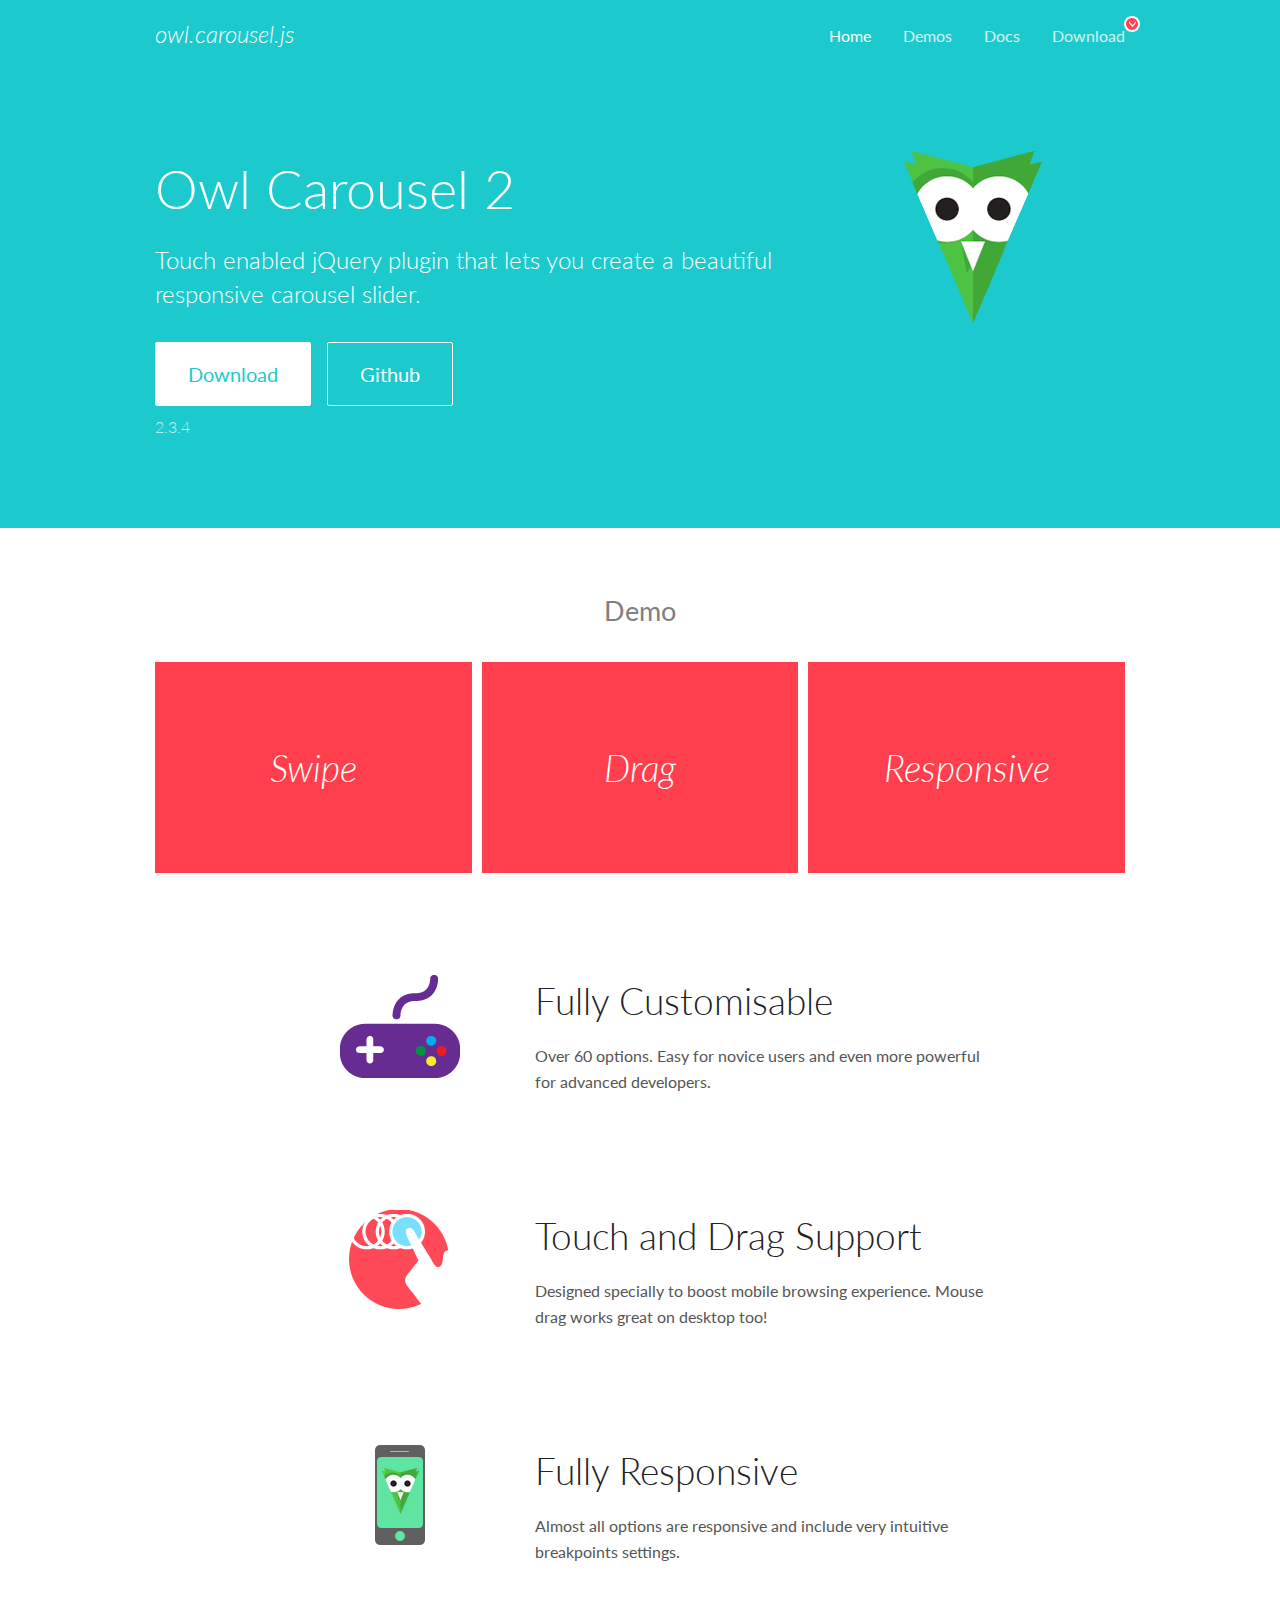
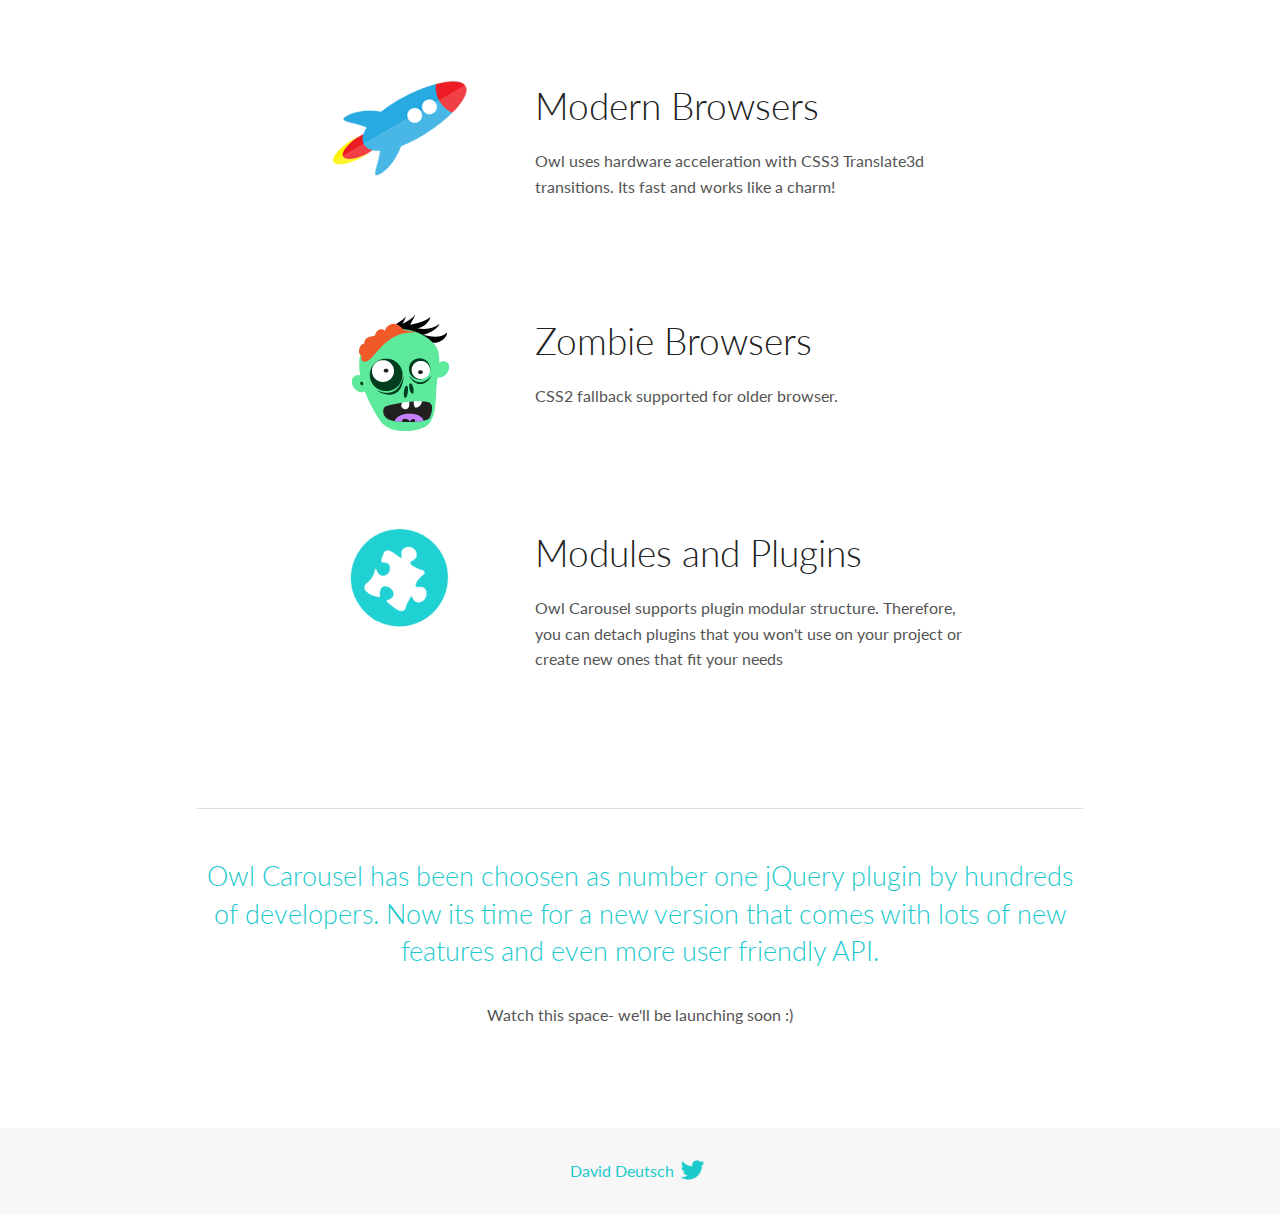
<file: assets/vendor/owl-carousel/OwlCarousel2-2.3.4/OwlCarousel2-2.3.4/docs/index.html>
<!DOCTYPE html>
<html lang="en">
  <head>

    <!-- head -->
    <meta charset="utf-8">
    <meta name="msapplication-tap-highlight" content="no" />
    <meta name="viewport" content="width=device-width, initial-scale=1.0" />
    <meta name="description" content="Touch enabled jQuery plugin that lets you create beautiful responsive carousel slider.">
    <meta name="author" content="David Deutsch">
    <title>
      Home | Owl Carousel | 2.3.4
    </title>

    <!-- Stylesheets -->
    <link href='https://fonts.googleapis.com/css?family=Lato:300,400,700,400italic,300italic' rel='stylesheet' type='text/css'>
    <link rel="stylesheet" href="assets/css/docs.theme.min.css">

    <!-- Owl Stylesheets -->
    <link rel="stylesheet" href="assets/owlcarousel/assets/owl.carousel.min.css">
    <link rel="stylesheet" href="assets/owlcarousel/assets/owl.theme.default.min.css">

    <!-- HTML5 shim and Respond.js IE8 support of HTML5 elements and media queries -->

    <!--[if lt IE 9]>
      <script src="https://oss.maxcdn.com/libs/html5shiv/3.7.0/html5shiv.js"></script>
      <script src="https://oss.maxcdn.com/libs/respond.js/1.3.0/respond.min.js"></script>
    <![endif]-->

    <!-- Favicons -->
    <link rel="apple-touch-icon-precomposed" sizes="144x144" href="assets/ico/apple-touch-icon-144-precomposed.png">
    <link rel="shortcut icon" href="assets/ico/favicon.png">
    <link rel="shortcut icon" href="favicon.ico">

    <!-- Yeah i know js should not be in header. Its required for demos.-->

    <!-- javascript -->
    <script src="assets/vendors/jquery.min.js"></script>
    <script src="assets/owlcarousel/owl.carousel.js"></script>
  </head>
  <body>

    <!-- header -->
    <header class="header">
      <div class="row">
        <div class="large-12 columns">
          <div class="brand left">
            <h3>
              <a href="/OwlCarousel2/">owl.carousel.js</a> 
            </h3>
          </div>
          <a id="toggle-nav" class="right">
            <span></span> <span></span> <span></span> 
          </a> 
          <div class="nav-bar">
            <ul class="clearfix">
              <li class="active">
                <a href="/OwlCarousel2/index.html">Home</a> 
              </li>
              <li> <a href="/OwlCarousel2/demos/demos.html">Demos</a>  </li>
              <li> <a href="/OwlCarousel2/docs/started-welcome.html">Docs</a>  </li>
              <li>
                <a href="https://github.com/OwlCarousel2/OwlCarousel2/archive/2.3.4.zip">Download</a> 
                <span class="download"></span> 
              </li>
            </ul>
          </div>
        </div>
      </div>
    </header>

    <!-- home panel -->
    <section id="hero">
      <div class="row">
        <div class="large-8 medium-8 columns">
          <h1>Owl Carousel 2</h1>
          <h4>Touch enabled jQuery plugin that lets you create a beautiful responsive carousel slider.</h4>
          <a href="https://github.com/OwlCarousel2/OwlCarousel2/archive/2.3.4.zip" class="hero-button">Download</a> 
          <a href="https://github.com/OwlCarousel2/OwlCarousel2" class="hero-button outline">Github</a> 
          <p>2.3.4</p>
        </div>
        <div class="large-4 medium-4 columns">
          <img class="owl-logo" src="assets/img/owl-logo.png" alt="mr. Owl">
        </div>
      </div>
    </section>

    <!-- body -->
    <div class="home-demo">
      <div class="row">
        <div class="large-12 columns">
          <h3>Demo</h3>
          <div class="owl-carousel">
            <div class="item">
              <h2>Swipe</h2>
            </div>
            <div class="item">
              <h2>Drag</h2>
            </div>
            <div class="item">
              <h2>Responsive</h2>
            </div>
            <div class="item">
              <h2>CSS3</h2>
            </div>
            <div class="item">
              <h2>Fast</h2>
            </div>
            <div class="item">
              <h2>Easy</h2>
            </div>
            <div class="item">
              <h2>Free</h2>
            </div>
            <div class="item">
              <h2>Upgradable</h2>
            </div>
            <div class="item">
              <h2>Tons of options</h2>
            </div>
            <div class="item">
              <h2>Infinity</h2>
            </div>
            <div class="item">
              <h2>Auto Width</h2>
            </div>
          </div>
        </div>
      </div>
    </div>
    <script>
      var owl = $('.owl-carousel');
      owl.owlCarousel({
        margin: 10,
        loop: true,
        responsive: {
          0: {
            items: 1
          },
          600: {
            items: 2
          },
          1000: {
            items: 3
          }
        }
      })
    </script>

    <!-- features -->
    <div id="features">
      <div class="row">
        <div class="small-12 medium-9 small-centered columns">
          <section class="row feature">
            <div class="medium-4 small-12 columns">
              <img src="assets/img/feature-options.png" alt="">
            </div>
            <div class="medium-8 small-12 columns">
              <h2>Fully Customisable</h2>
              <p>Over 60 options. Easy for novice users and even more powerful for advanced developers.</p>
            </div>
          </section>
          <section class="row feature">
            <div class="medium-4 small-12 columns">
              <img src="assets/img/feature-drag.png" alt="">
            </div>
            <div class="medium-8 small-12 columns">
              <h2>Touch and Drag Support</h2>
              <p>Designed specially to boost mobile browsing experience. Mouse drag works great on desktop too!</p>
            </div>
          </section>
          <section class="row feature">
            <div class="medium-4 small-12 columns">
              <img src="assets/img/feature-responsive.png" alt="">
            </div>
            <div class="medium-8 small-12 columns">
              <h2>Fully Responsive</h2>
              <p>Almost all options are responsive and include very intuitive breakpoints settings.</p>
            </div>
          </section>
          <section class="row feature">
            <div class="medium-4 small-12 columns">
              <img src="assets/img/feature-modern.png" alt="">
            </div>
            <div class="medium-8 small-12 columns">
              <h2>Modern Browsers</h2>
              <p>Owl uses hardware acceleration with CSS3 Translate3d transitions. Its fast and works like a charm! </p>
            </div>
          </section>
          <section class="row feature">
            <div class="medium-4 small-12 columns">
              <img src="assets/img/feature-zombie.png" alt="">
            </div>
            <div class="medium-8 small-12 columns">
              <h2>Zombie Browsers</h2>
              <p>CSS2 fallback supported for older browser.</p>
            </div>
          </section>
          <section class="row feature">
            <div class="medium-4 small-12 columns">
              <img src="assets/img/feature-module.png" alt="">
            </div>
            <div class="medium-8 small-12 columns">
              <h2>Modules and Plugins</h2>
              <p>Owl Carousel supports plugin modular structure. Therefore, you can detach plugins that you won&#x27;t use on your project or create new ones that fit your needs</p>
            </div>
          </section>
        </div>
      </div>
    </div>

    <!-- footer -->
    <section id="teaser-text">
      <div class="row">
        <div class="small-12 medium-11 small-centered columns">
          <hr>
          <h3 id="owl-carousel-has-been-choosen-as-number-one-jquery-plugin-by-hundreds-of-developers-now-its-time-for-a-new-version-that-comes-with-lots-of-new-features-and-even-more-user-friendly-api-">Owl Carousel has been choosen as number one jQuery plugin by hundreds of developers. Now its time for a new version that comes with lots of new features and even more user friendly API.</h3>
          <p>Watch this space- we&#39;ll be launching soon :)</p>
        </div>
      </div>
    </section>

    <!-- footer -->
    <footer class="footer">
      <div class="row">
        <div class="large-12 columns">
          <h5>
            <a href="/OwlCarousel2/docs/support-contact.html">David Deutsch</a> 
            <a id="custom-tweet-button" href="https://twitter.com/share?url=https://github.com/OwlCarousel2/OwlCarousel2&text=Owl Carousel - This is so awesome! " target="_blank"></a> 
          </h5>
        </div>
      </div>
    </footer>

    <!-- vendors -->
    <script src="assets/vendors/highlight.js"></script>
    <script src="assets/js/app.js"></script>
  </body>
</html>
</file>
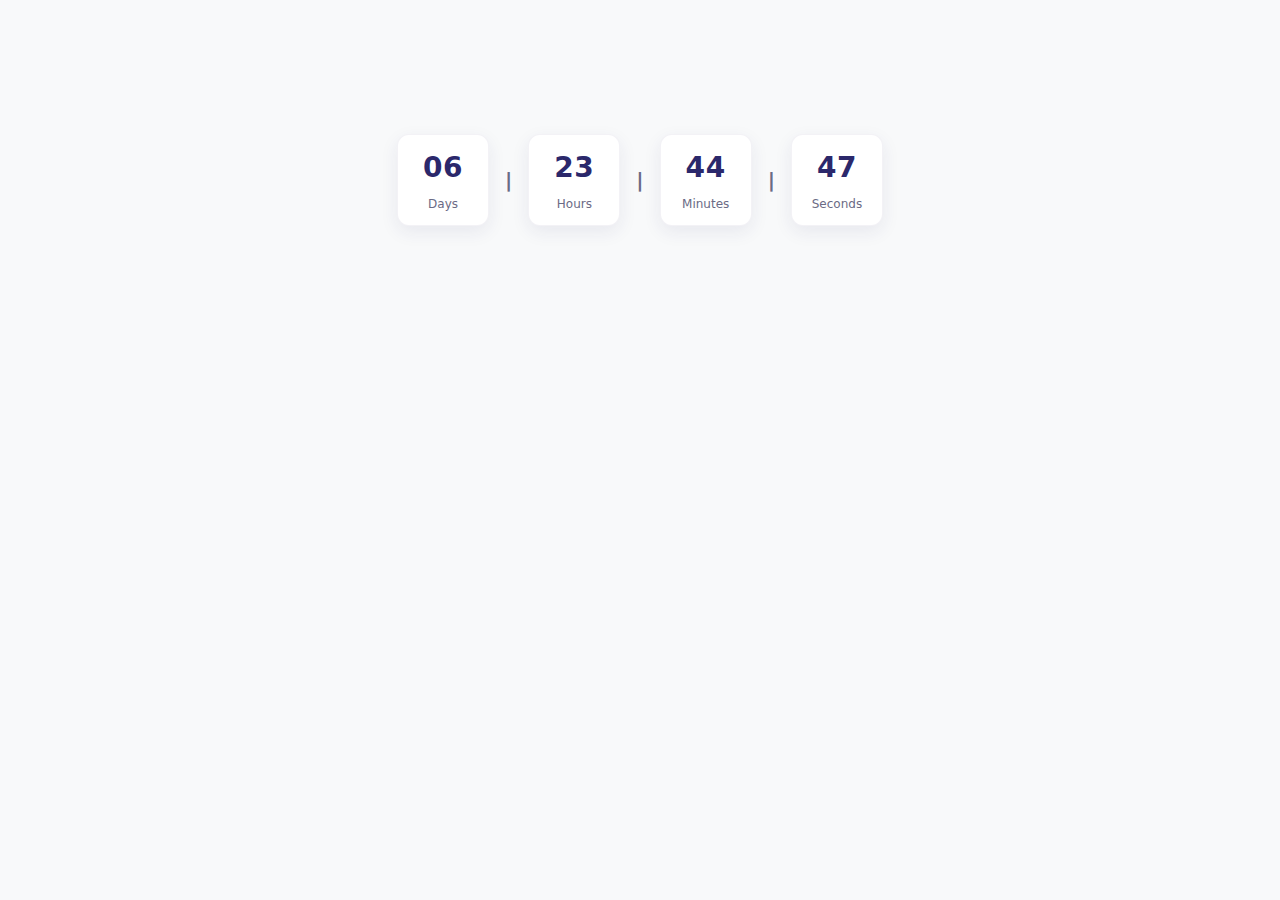
<file: countdown-timer.html>
<!doctype html>
<html lang="en">

<head>
    <meta charset="utf-8">
    <meta name="viewport" content="width=device-width, initial-scale=1">
    <title>Countdown Timer — DD | HH | MM | SS</title>
    <!-- Bootstrap 5 CDN -->
    <link href="https://cdn.jsdelivr.net/npm/bootstrap@5.3.2/dist/css/bootstrap.min.css" rel="stylesheet">
    <style>
        :root {
            --accent: #2b286b;
            --bg: #f8f9fa;
        }

        body {
            background: var(--bg);
            font-family: Inter, system-ui, -apple-system, "Segoe UI", Roboto, "Helvetica Neue", Arial;
        }

        .countdown-wrap {
            min-height: 40vh;
            display: flex;
            align-items: center;
            justify-content: center
        }

        .countdown {
            display: flex;
            gap: 1rem;
            align-items: center
        }

        .countdown .unit {
            min-width: 92px;
            text-align: center;
            background: #fff;
            border-radius: 12px;
            padding: 12px 16px;
            box-shadow: 0 6px 18px rgba(43, 40, 107, 0.08);
            border: 1px solid rgba(43, 40, 107, 0.06);
        }

        .countdown .value {
            font-weight: 700;
            font-size: 28px;
            letter-spacing: 0.6px;
            color: var(--accent);
        }

        .countdown .label {
            font-size: 12px;
            color: #6b6b85;
            margin-top: 6px
        }

        .sep {
            font-weight: 700;
            color: #6b6b85;
            font-size: 20px
        }

        /* responsive tweaks */
        @media (max-width:420px) {
            .countdown {
                gap: .5rem
            }

            .countdown .unit {
                min-width: 70px;
                padding: 8px 10px;
                border-radius: 8px
            }

            .countdown .value {
                font-size: 20px
            }

            .sep {
                font-size: 16px
            }
        }
    </style>
</head>

<body>

    <div class="container">
        <div class="countdown-wrap">
            <div class="countdown" role="timer" aria-live="polite">
                <div class="unit">
                    <div id="days" class="value">00</div>
                    <div class="label">Days</div>
                </div>

                <div class="sep">|</div>

                <div class="unit">
                    <div id="hours" class="value">00</div>
                    <div class="label">Hours</div>
                </div>

                <div class="sep">|</div>

                <div class="unit">
                    <div id="minutes" class="value">00</div>
                    <div class="label">Minutes</div>
                </div>

                <div class="sep">|</div>

                <div class="unit">
                    <div id="seconds" class="value">00</div>
                    <div class="label">Seconds</div>
                </div>
            </div>
        </div>
    </div>

    <script>
        // Simple countdown timer (vanilla JS)
        (function () {
            const daysEl = document.getElementById('days');
            const hoursEl = document.getElementById('hours');
            const minsEl = document.getElementById('minutes');
            const secsEl = document.getElementById('seconds');

            // default: 7 days from now
            function defaultTarget() {
                const d = new Date();
                d.setDate(d.getDate() + 7);
                d.setMinutes(0, 0, 0);
                return d;
            }

            let target = defaultTarget();

            function pad(n) {
                return String(n).padStart(2, '0');
            }

            function update() {
                const now = new Date();
                const diff = target - now;
                if (diff <= 0) {
                    daysEl.textContent = '00';
                    hoursEl.textContent = '00';
                    minsEl.textContent = '00';
                    secsEl.textContent = '00';
                    clearInterval(interval);
                    return;
                }

                const totalSeconds = Math.floor(diff / 1000);
                const days = Math.floor(totalSeconds / (24 * 3600));
                const hours = Math.floor((totalSeconds % (24 * 3600)) / 3600);
                const minutes = Math.floor((totalSeconds % 3600) / 60);
                const seconds = totalSeconds % 60;

                daysEl.textContent = pad(days);
                hoursEl.textContent = pad(hours);
                minsEl.textContent = pad(minutes);
                secsEl.textContent = pad(seconds);
            }

            let interval = setInterval(update, 1000);
            update();
        })();
    </script>

    <!-- Bootstrap JS (optional) -->
    <script src="https://cdn.jsdelivr.net/npm/bootstrap@5.3.2/dist/js/bootstrap.bundle.min.js"></script>
</body>

</html>
</file>
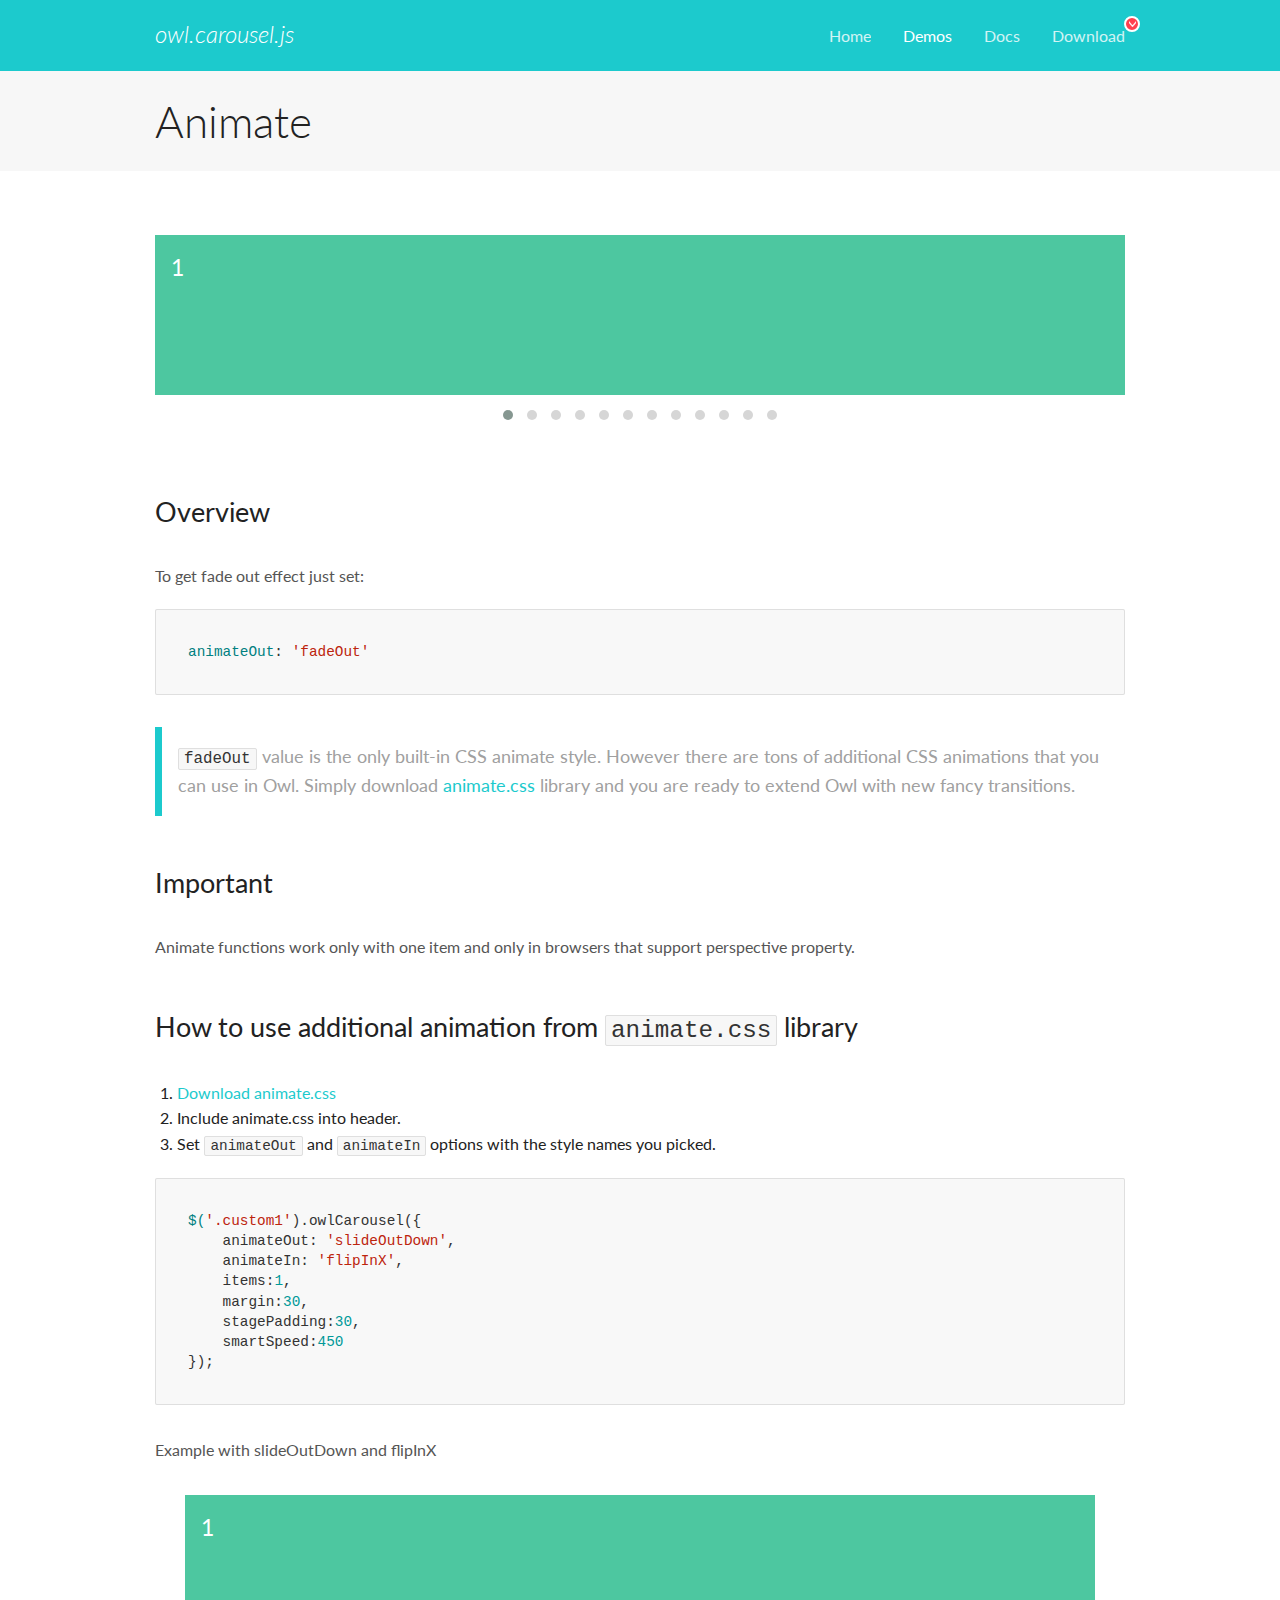
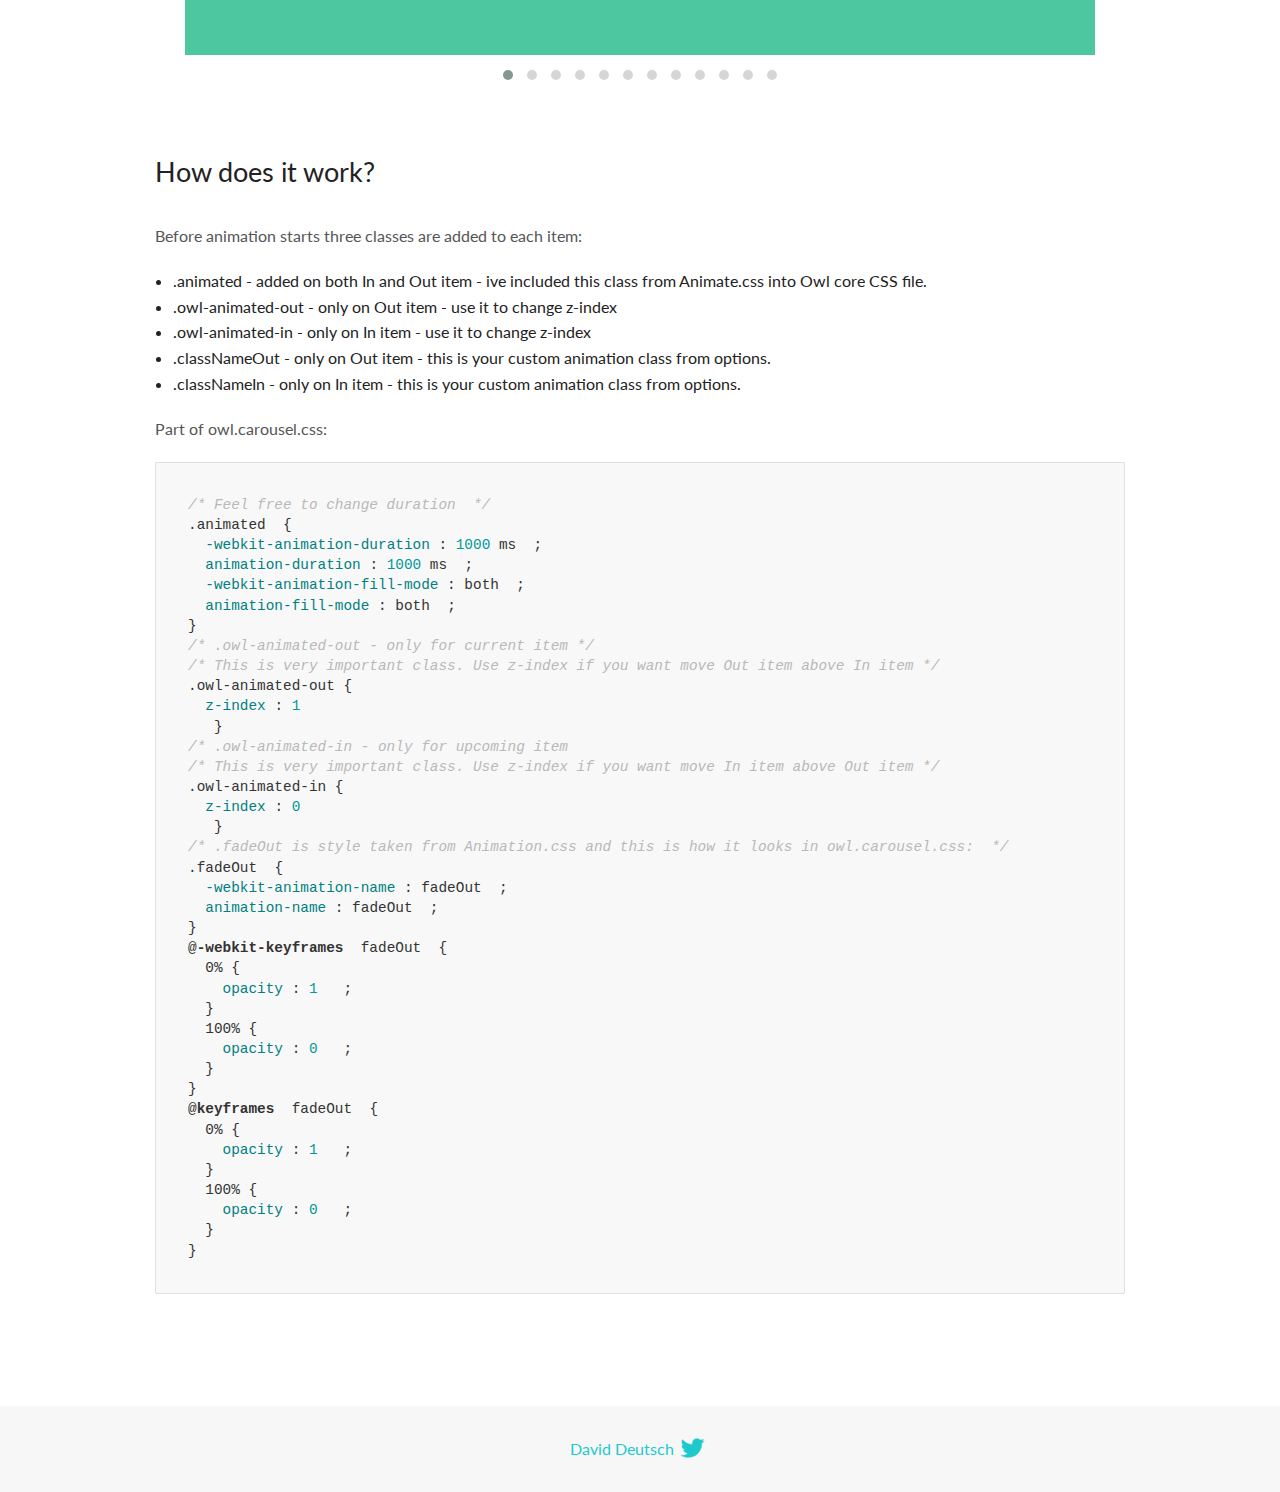
<file: assets/vendor/owl-carousel/OwlCarousel2-2.3.4/OwlCarousel2-2.3.4/docs/demos/animate.html>
<!DOCTYPE html>
<html lang="en">
  <head>

    <!-- head -->
    <meta charset="utf-8">
    <meta name="msapplication-tap-highlight" content="no" />
    <meta name="viewport" content="width=device-width, initial-scale=1.0" />
    <meta name="description" content="Animate carousel">
    <meta name="author" content="David Deutsch">
    <title>
      Animate Demo | Owl Carousel | 2.3.4
    </title>

    <!-- Stylesheets -->
    <link href='https://fonts.googleapis.com/css?family=Lato:300,400,700,400italic,300italic' rel='stylesheet' type='text/css'>
    <link rel="stylesheet" href="../assets/css/docs.theme.min.css">

    <!-- Owl Stylesheets -->
    <link rel="stylesheet" href="../assets/owlcarousel/assets/owl.carousel.min.css">
    <link rel="stylesheet" href="../assets/owlcarousel/assets/owl.theme.default.min.css">

    <!-- HTML5 shim and Respond.js IE8 support of HTML5 elements and media queries -->

    <!--[if lt IE 9]>
      <script src="https://oss.maxcdn.com/libs/html5shiv/3.7.0/html5shiv.js"></script>
      <script src="https://oss.maxcdn.com/libs/respond.js/1.3.0/respond.min.js"></script>
    <![endif]-->

    <!-- Favicons -->
    <link rel="apple-touch-icon-precomposed" sizes="144x144" href="../assets/ico/apple-touch-icon-144-precomposed.png">
    <link rel="shortcut icon" href="../assets/ico/favicon.png">
    <link rel="shortcut icon" href="favicon.ico">

    <!-- Yeah i know js should not be in header. Its required for demos.-->

    <!-- javascript -->
    <script src="../assets/vendors/jquery.min.js"></script>
    <script src="../assets/owlcarousel/owl.carousel.js"></script>
  </head>
  <body>

    <!-- header -->
    <header class="header">
      <div class="row">
        <div class="large-12 columns">
          <div class="brand left">
            <h3>
              <a href="/OwlCarousel2/">owl.carousel.js</a> 
            </h3>
          </div>
          <a id="toggle-nav" class="right">
            <span></span> <span></span> <span></span> 
          </a> 
          <div class="nav-bar">
            <ul class="clearfix">
              <li> <a href="/OwlCarousel2/index.html">Home</a>  </li>
              <li class="active">
                <a href="/OwlCarousel2/demos/demos.html">Demos</a> 
              </li>
              <li> <a href="/OwlCarousel2/docs/started-welcome.html">Docs</a>  </li>
              <li>
                <a href="https://github.com/OwlCarousel2/OwlCarousel2/archive/2.3.4.zip">Download</a> 
                <span class="download"></span> 
              </li>
            </ul>
          </div>
        </div>
      </div>
    </header>

    <!-- title -->
    <section class="title">
      <div class="row">
        <div class="large-12 columns">
          <h1>Animate</h1>
        </div>
      </div>
    </section>

    <!--  Demos -->
    <section id="demos">
      <div class="row">
        <div class="large-12 columns">
          <div class="fadeOut owl-carousel owl-theme">
            <div class="item">
              <h4>1</h4>
            </div>
            <div class="item">
              <h4>2</h4>
            </div>
            <div class="item">
              <h4>3</h4>
            </div>
            <div class="item">
              <h4>4</h4>
            </div>
            <div class="item">
              <h4>5</h4>
            </div>
            <div class="item">
              <h4>6</h4>
            </div>
            <div class="item">
              <h4>7</h4>
            </div>
            <div class="item">
              <h4>8</h4>
            </div>
            <div class="item">
              <h4>9</h4>
            </div>
            <div class="item">
              <h4>10</h4>
            </div>
            <div class="item">
              <h4>11</h4>
            </div>
            <div class="item">
              <h4>12</h4>
            </div>
          </div>
          <h3 id="overview">Overview</h3>
          <p>To get fade out effect just set:</p>
          <pre><code>animateOut: &#39;fadeOut&#39;</code></pre>
          <blockquote>
            <p><code>fadeOut</code> value is the only built-in CSS animate style. However there are tons of additional CSS animations that you can use in Owl. Simply download
              <a href="https://daneden.github.io/animate.css/">animate.css</a>  library and you are ready to extend Owl with new fancy transitions.</p>
          </blockquote>
          <h3 id="important">Important</h3>
          <p>Animate functions work only with one item and only in browsers that support perspective property.</p>
          <h3 id="how-to-use-additional-animation-from-animate-css-library">How to use additional animation from <code>animate.css</code> library</h3>
          <ol>
            <li> <a href="https://daneden.github.io/animate.css/">Download animate.css</a>  </li>
            <li>Include animate.css into header.</li>
            <li>Set <code>animateOut</code> and <code>animateIn</code> options with the style names you picked.</li>
          </ol>
          <pre><code>$(&#39;.custom1&#39;).owlCarousel({
    animateOut: &#39;slideOutDown&#39;,
    animateIn: &#39;flipInX&#39;,
    items:1,
    margin:30,
    stagePadding:30,
    smartSpeed:450
});</code></pre>
          <p>Example with slideOutDown and flipInX</p>
          <div class="custom1 owl-carousel owl-theme">
            <div class="item">
              <h4>1</h4>
            </div>
            <div class="item">
              <h4>2</h4>
            </div>
            <div class="item">
              <h4>3</h4>
            </div>
            <div class="item">
              <h4>4</h4>
            </div>
            <div class="item">
              <h4>5</h4>
            </div>
            <div class="item">
              <h4>6</h4>
            </div>
            <div class="item">
              <h4>7</h4>
            </div>
            <div class="item">
              <h4>8</h4>
            </div>
            <div class="item">
              <h4>9</h4>
            </div>
            <div class="item">
              <h4>10</h4>
            </div>
            <div class="item">
              <h4>11</h4>
            </div>
            <div class="item">
              <h4>12</h4>
            </div>
          </div>
          <h3 id="how-does-it-work-">How does it work?</h3>
          <p>Before animation starts three classes are added to each item:</p>
          <ul>
            <li>.animated - added on both In and Out item - ive included this class from Animate.css into Owl core CSS file.</li>
            <li>.owl-animated-out - only on Out item - use it to change z-index</li>
            <li>.owl-animated-in - only on In item - use it to change z-index</li>
            <li>.classNameOut - only on Out item - this is your custom animation class from options.</li>
            <li>.classNameIn - only on In item - this is your custom animation class from options.</li>
          </ul>
          <p>Part of owl.carousel.css:</p>
          <pre><code class="language-css"><span class="comment">/* Feel free to change duration  */</span> 
<span class="class">.animated</span>  <span class="rules">{
  <span class="rule"><span class="attribute">-webkit-animation-duration</span> :<span class="value"> <span class="number">1000</span> ms</span> </span> ;
  <span class="rule"><span class="attribute">animation-duration</span> :<span class="value"> <span class="number">1000</span> ms</span> </span> ;
  <span class="rule"><span class="attribute">-webkit-animation-fill-mode</span> :<span class="value"> both</span> </span> ;
  <span class="rule"><span class="attribute">animation-fill-mode</span> :<span class="value"> both</span> </span> ;
<span class="rule">}</span> </span> 
<span class="comment">/* .owl-animated-out - only for current item */</span> 
<span class="comment">/* This is very important class. Use z-index if you want move Out item above In item */</span> 
<span class="class">.owl-animated-out</span> <span class="rules">{
  <span class="rule"><span class="attribute">z-index</span> :<span class="value"> <span class="number">1</span> 
</span> </span> </span> }
<span class="comment">/* .owl-animated-in - only for upcoming item
/* This is very important class. Use z-index if you want move In item above Out item */</span> 
<span class="class">.owl-animated-in</span> <span class="rules">{
  <span class="rule"><span class="attribute">z-index</span> :<span class="value"> <span class="number">0</span> 
</span> </span> </span> }
<span class="comment">/* .fadeOut is style taken from Animation.css and this is how it looks in owl.carousel.css:  */</span> 
<span class="class">.fadeOut</span>  <span class="rules">{
  <span class="rule"><span class="attribute">-webkit-animation-name</span> :<span class="value"> fadeOut</span> </span> ;
  <span class="rule"><span class="attribute">animation-name</span> :<span class="value"> fadeOut</span> </span> ;
<span class="rule">}</span> </span> 
<span class="at_rule">@<span class="keyword">-webkit-keyframes</span>  fadeOut </span> {
  0% <span class="rules">{
    <span class="rule"><span class="attribute">opacity</span> :<span class="value"> <span class="number">1</span> </span> </span> ;
  <span class="rule">}</span> </span> 
  100% <span class="rules">{
    <span class="rule"><span class="attribute">opacity</span> :<span class="value"> <span class="number">0</span> </span> </span> ;
  <span class="rule">}</span> </span> 
}
<span class="at_rule">@<span class="keyword">keyframes</span>  fadeOut </span> {
  0% <span class="rules">{
    <span class="rule"><span class="attribute">opacity</span> :<span class="value"> <span class="number">1</span> </span> </span> ;
  <span class="rule">}</span> </span> 
  100% <span class="rules">{
    <span class="rule"><span class="attribute">opacity</span> :<span class="value"> <span class="number">0</span> </span> </span> ;
  <span class="rule">}</span> </span> 
}</code></pre>
          <link rel="stylesheet" href="../assets/css/animate.css">
          <script>
            jQuery(document).ready(function($) {
              $('.fadeOut').owlCarousel({
                items: 1,
                animateOut: 'fadeOut',
                loop: true,
                margin: 10,
              });
              $('.custom1').owlCarousel({
                animateOut: 'slideOutDown',
                animateIn: 'flipInX',
                items: 1,
                margin: 30,
                stagePadding: 30,
                smartSpeed: 450
              });
            });
          </script>
        </div>
      </div>
    </section>

    <!-- footer -->
    <footer class="footer">
      <div class="row">
        <div class="large-12 columns">
          <h5>
            <a href="/OwlCarousel2/docs/support-contact.html">David Deutsch</a> 
            <a id="custom-tweet-button" href="https://twitter.com/share?url=https://github.com/OwlCarousel2/OwlCarousel2&text=Owl Carousel - This is so awesome! " target="_blank"></a> 
          </h5>
        </div>
      </div>
    </footer>

    <!-- vendors -->
    <script src="../assets/vendors/highlight.js"></script>
    <script src="../assets/js/app.js"></script>
  </body>
</html>
</file>
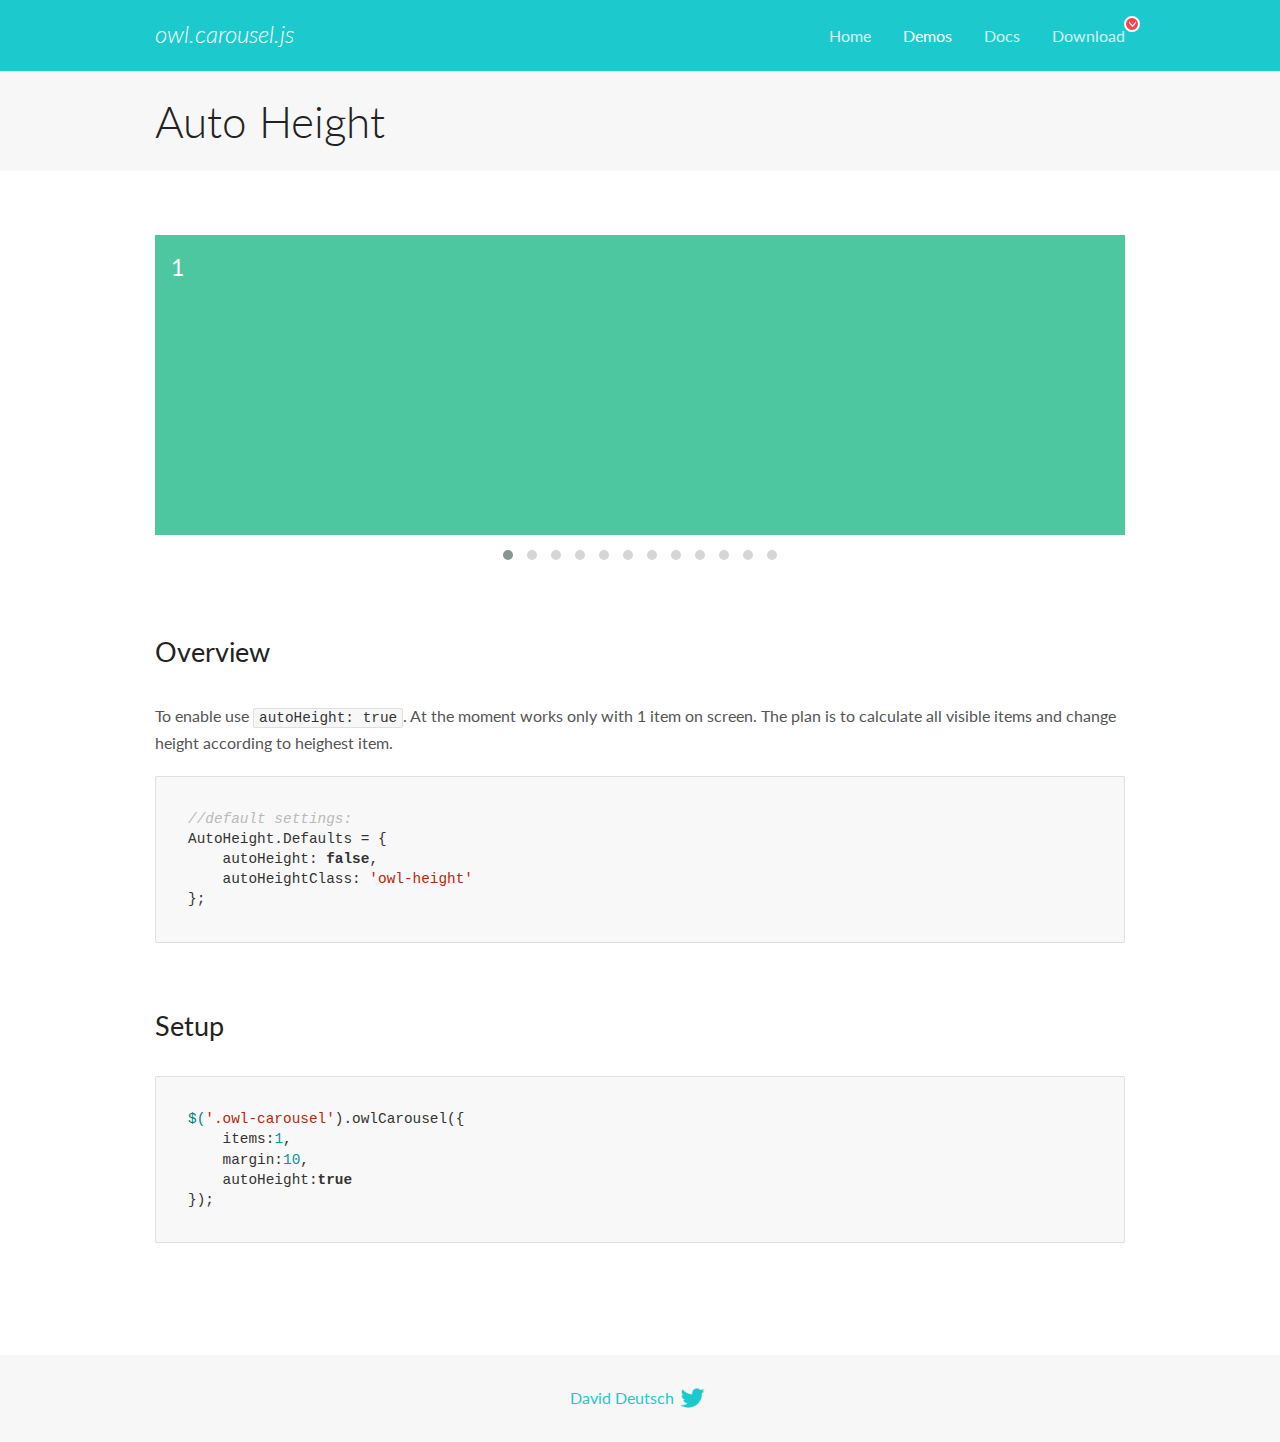
<file: assets/vendor/owl-carousel/OwlCarousel2-2.3.4/OwlCarousel2-2.3.4/docs/demos/autoheight.html>
<!DOCTYPE html>
<html lang="en">
  <head>

    <!-- head -->
    <meta charset="utf-8">
    <meta name="msapplication-tap-highlight" content="no" />
    <meta name="viewport" content="width=device-width, initial-scale=1.0" />
    <meta name="description" content="autoHeight usage demo">
    <meta name="author" content="David Deutsch">
    <title>
      Auto Height Demo | Owl Carousel | 2.3.4
    </title>

    <!-- Stylesheets -->
    <link href='https://fonts.googleapis.com/css?family=Lato:300,400,700,400italic,300italic' rel='stylesheet' type='text/css'>
    <link rel="stylesheet" href="../assets/css/docs.theme.min.css">

    <!-- Owl Stylesheets -->
    <link rel="stylesheet" href="../assets/owlcarousel/assets/owl.carousel.min.css">
    <link rel="stylesheet" href="../assets/owlcarousel/assets/owl.theme.default.min.css">

    <!-- HTML5 shim and Respond.js IE8 support of HTML5 elements and media queries -->

    <!--[if lt IE 9]>
      <script src="https://oss.maxcdn.com/libs/html5shiv/3.7.0/html5shiv.js"></script>
      <script src="https://oss.maxcdn.com/libs/respond.js/1.3.0/respond.min.js"></script>
    <![endif]-->

    <!-- Favicons -->
    <link rel="apple-touch-icon-precomposed" sizes="144x144" href="../assets/ico/apple-touch-icon-144-precomposed.png">
    <link rel="shortcut icon" href="../assets/ico/favicon.png">
    <link rel="shortcut icon" href="favicon.ico">

    <!-- Yeah i know js should not be in header. Its required for demos.-->

    <!-- javascript -->
    <script src="../assets/vendors/jquery.min.js"></script>
    <script src="../assets/owlcarousel/owl.carousel.js"></script>
  </head>
  <body>

    <!-- header -->
    <header class="header">
      <div class="row">
        <div class="large-12 columns">
          <div class="brand left">
            <h3>
              <a href="/OwlCarousel2/">owl.carousel.js</a> 
            </h3>
          </div>
          <a id="toggle-nav" class="right">
            <span></span> <span></span> <span></span> 
          </a> 
          <div class="nav-bar">
            <ul class="clearfix">
              <li> <a href="/OwlCarousel2/index.html">Home</a>  </li>
              <li class="active">
                <a href="/OwlCarousel2/demos/demos.html">Demos</a> 
              </li>
              <li> <a href="/OwlCarousel2/docs/started-welcome.html">Docs</a>  </li>
              <li>
                <a href="https://github.com/OwlCarousel2/OwlCarousel2/archive/2.3.4.zip">Download</a> 
                <span class="download"></span> 
              </li>
            </ul>
          </div>
        </div>
      </div>
    </header>

    <!-- title -->
    <section class="title">
      <div class="row">
        <div class="large-12 columns">
          <h1>Auto Height</h1>
        </div>
      </div>
    </section>

    <!--  Demos -->
    <section id="demos">
      <div class="row">
        <div class="large-12 columns">
          <div class="owl-carousel owl-theme">
            <div class="item" style="height:300px">
              <h4>1</h4>
            </div>
            <div class="item" style="height:100px">
              <h4>2</h4>
            </div>
            <div class="item" style="height:500px">
              <h4>3</h4>
            </div>
            <div class="item" style="height:250px">
              <h4>4</h4>
            </div>
            <div class="item" style="height:400px">
              <h4>5</h4>
            </div>
            <div class="item" style="height:500px">
              <h4>6</h4>
            </div>
            <div class="item" style="height:600px">
              <h4>7</h4>
            </div>
            <div class="item" style="height:400px">
              <h4>8</h4>
            </div>
            <div class="item" style="height:300px">
              <h4>9</h4>
            </div>
            <div class="item" style="height:350px">
              <h4>10</h4>
            </div>
            <div class="item" style="height:200px">
              <h4>11</h4>
            </div>
            <div class="item" style="height:150px">
              <h4>12</h4>
            </div>
          </div>
          <h3 id="overview">Overview</h3>
          <p>To enable use <code>autoHeight: true</code>. At the moment works only with 1 item on screen. The plan is to calculate all visible items and change height according to heighest item.</p>
          <pre><code>//default settings:
AutoHeight.Defaults = {
    autoHeight: false,
    autoHeightClass: &#39;owl-height&#39;
};</code></pre>
          <h3 id="setup">Setup</h3>
          <pre><code>$(&#39;.owl-carousel&#39;).owlCarousel({
    items:1,
    margin:10,
    autoHeight:true
});</code></pre>
          <script>
            $(document).ready(function() {
              $('.owl-carousel').owlCarousel({
                items: 1,
                margin: 10,
                autoHeight: true
              });
            })
          </script>
        </div>
      </div>
    </section>

    <!-- footer -->
    <footer class="footer">
      <div class="row">
        <div class="large-12 columns">
          <h5>
            <a href="/OwlCarousel2/docs/support-contact.html">David Deutsch</a> 
            <a id="custom-tweet-button" href="https://twitter.com/share?url=https://github.com/OwlCarousel2/OwlCarousel2&text=Owl Carousel - This is so awesome! " target="_blank"></a> 
          </h5>
        </div>
      </div>
    </footer>

    <!-- vendors -->
    <script src="../assets/vendors/highlight.js"></script>
    <script src="../assets/js/app.js"></script>
  </body>
</html>
</file>
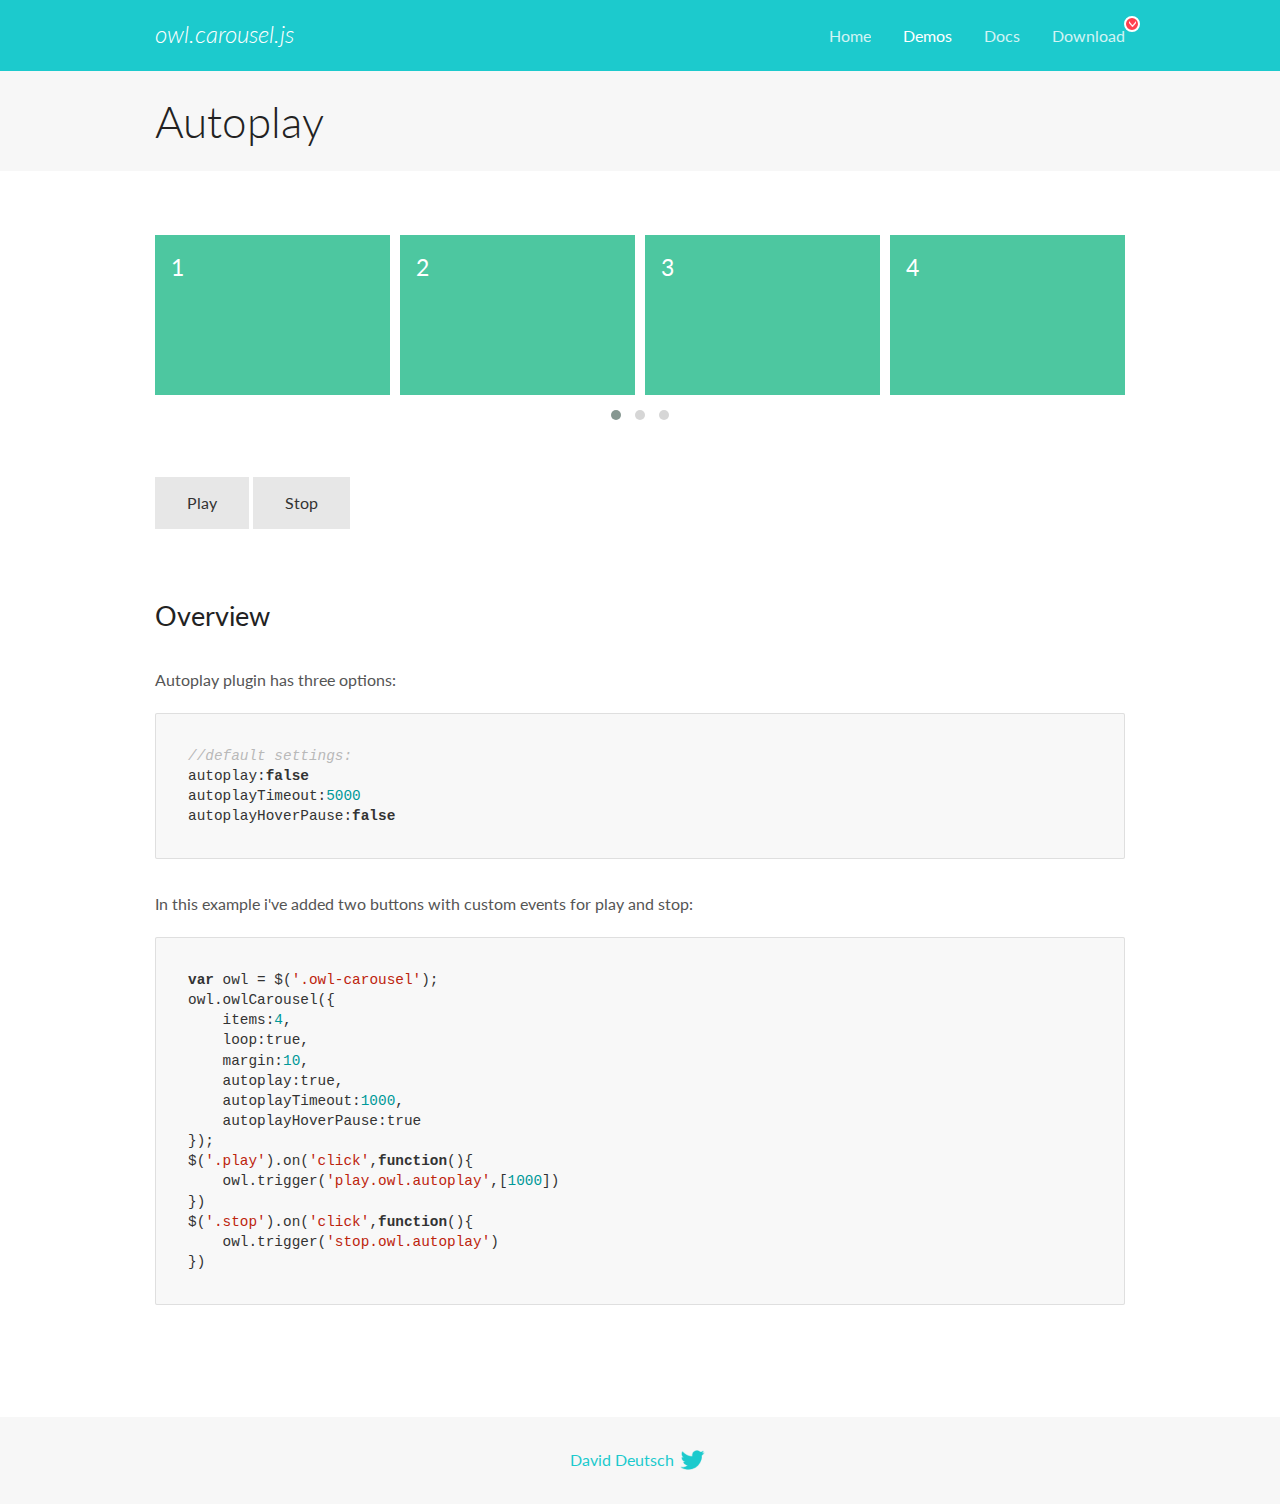
<file: assets/vendor/owl-carousel/OwlCarousel2-2.3.4/OwlCarousel2-2.3.4/docs/demos/autoplay.html>
<!DOCTYPE html>
<html lang="en">
  <head>

    <!-- head -->
    <meta charset="utf-8">
    <meta name="msapplication-tap-highlight" content="no" />
    <meta name="viewport" content="width=device-width, initial-scale=1.0" />
    <meta name="description" content="Autoplay usage demo">
    <meta name="author" content="David Deutsch">
    <title>
      Autoplay Demo | Owl Carousel | 2.3.4
    </title>

    <!-- Stylesheets -->
    <link href='https://fonts.googleapis.com/css?family=Lato:300,400,700,400italic,300italic' rel='stylesheet' type='text/css'>
    <link rel="stylesheet" href="../assets/css/docs.theme.min.css">

    <!-- Owl Stylesheets -->
    <link rel="stylesheet" href="../assets/owlcarousel/assets/owl.carousel.min.css">
    <link rel="stylesheet" href="../assets/owlcarousel/assets/owl.theme.default.min.css">

    <!-- HTML5 shim and Respond.js IE8 support of HTML5 elements and media queries -->

    <!--[if lt IE 9]>
      <script src="https://oss.maxcdn.com/libs/html5shiv/3.7.0/html5shiv.js"></script>
      <script src="https://oss.maxcdn.com/libs/respond.js/1.3.0/respond.min.js"></script>
    <![endif]-->

    <!-- Favicons -->
    <link rel="apple-touch-icon-precomposed" sizes="144x144" href="../assets/ico/apple-touch-icon-144-precomposed.png">
    <link rel="shortcut icon" href="../assets/ico/favicon.png">
    <link rel="shortcut icon" href="favicon.ico">

    <!-- Yeah i know js should not be in header. Its required for demos.-->

    <!-- javascript -->
    <script src="../assets/vendors/jquery.min.js"></script>
    <script src="../assets/owlcarousel/owl.carousel.js"></script>
  </head>
  <body>

    <!-- header -->
    <header class="header">
      <div class="row">
        <div class="large-12 columns">
          <div class="brand left">
            <h3>
              <a href="/OwlCarousel2/">owl.carousel.js</a> 
            </h3>
          </div>
          <a id="toggle-nav" class="right">
            <span></span> <span></span> <span></span> 
          </a> 
          <div class="nav-bar">
            <ul class="clearfix">
              <li> <a href="/OwlCarousel2/index.html">Home</a>  </li>
              <li class="active">
                <a href="/OwlCarousel2/demos/demos.html">Demos</a> 
              </li>
              <li> <a href="/OwlCarousel2/docs/started-welcome.html">Docs</a>  </li>
              <li>
                <a href="https://github.com/OwlCarousel2/OwlCarousel2/archive/2.3.4.zip">Download</a> 
                <span class="download"></span> 
              </li>
            </ul>
          </div>
        </div>
      </div>
    </header>

    <!-- title -->
    <section class="title">
      <div class="row">
        <div class="large-12 columns">
          <h1>Autoplay</h1>
        </div>
      </div>
    </section>

    <!--  Demos -->
    <section id="demos">
      <div class="row">
        <div class="large-12 columns">
          <div class="owl-carousel owl-theme">
            <div class="item">
              <h4>1</h4>
            </div>
            <div class="item">
              <h4>2</h4>
            </div>
            <div class="item">
              <h4>3</h4>
            </div>
            <div class="item">
              <h4>4</h4>
            </div>
            <div class="item">
              <h4>5</h4>
            </div>
            <div class="item">
              <h4>6</h4>
            </div>
            <div class="item">
              <h4>7</h4>
            </div>
            <div class="item">
              <h4>8</h4>
            </div>
            <div class="item">
              <h4>9</h4>
            </div>
            <div class="item">
              <h4>10</h4>
            </div>
            <div class="item">
              <h4>11</h4>
            </div>
            <div class="item">
              <h4>12</h4>
            </div>
          </div>
          <a class="button secondary play">Play</a> 
          <a class="button secondary stop">Stop</a> 
          <h3 id="overview">Overview</h3>
          <p>Autoplay plugin has three options:</p>
          <pre><code>//default settings:
autoplay:false
autoplayTimeout:5000
autoplayHoverPause:false</code></pre>
          <p>In this example i&#39;ve added two buttons with custom events for play and stop:</p>
          <pre><code>var owl = $(&#39;.owl-carousel&#39;);
owl.owlCarousel({
    items:4,
    loop:true,
    margin:10,
    autoplay:true,
    autoplayTimeout:1000,
    autoplayHoverPause:true
});
$(&#39;.play&#39;).on(&#39;click&#39;,function(){
    owl.trigger(&#39;play.owl.autoplay&#39;,[1000])
})
$(&#39;.stop&#39;).on(&#39;click&#39;,function(){
    owl.trigger(&#39;stop.owl.autoplay&#39;)
})</code></pre>
          <script>
            $(document).ready(function() {
              var owl = $('.owl-carousel');
              owl.owlCarousel({
                items: 4,
                loop: true,
                margin: 10,
                autoplay: true,
                autoplayTimeout: 1000,
                autoplayHoverPause: true
              });
              $('.play').on('click', function() {
                owl.trigger('play.owl.autoplay', [1000])
              })
              $('.stop').on('click', function() {
                owl.trigger('stop.owl.autoplay')
              })
            })
          </script>
        </div>
      </div>
    </section>

    <!-- footer -->
    <footer class="footer">
      <div class="row">
        <div class="large-12 columns">
          <h5>
            <a href="/OwlCarousel2/docs/support-contact.html">David Deutsch</a> 
            <a id="custom-tweet-button" href="https://twitter.com/share?url=https://github.com/OwlCarousel2/OwlCarousel2&text=Owl Carousel - This is so awesome! " target="_blank"></a> 
          </h5>
        </div>
      </div>
    </footer>

    <!-- vendors -->
    <script src="../assets/vendors/highlight.js"></script>
    <script src="../assets/js/app.js"></script>
  </body>
</html>
</file>
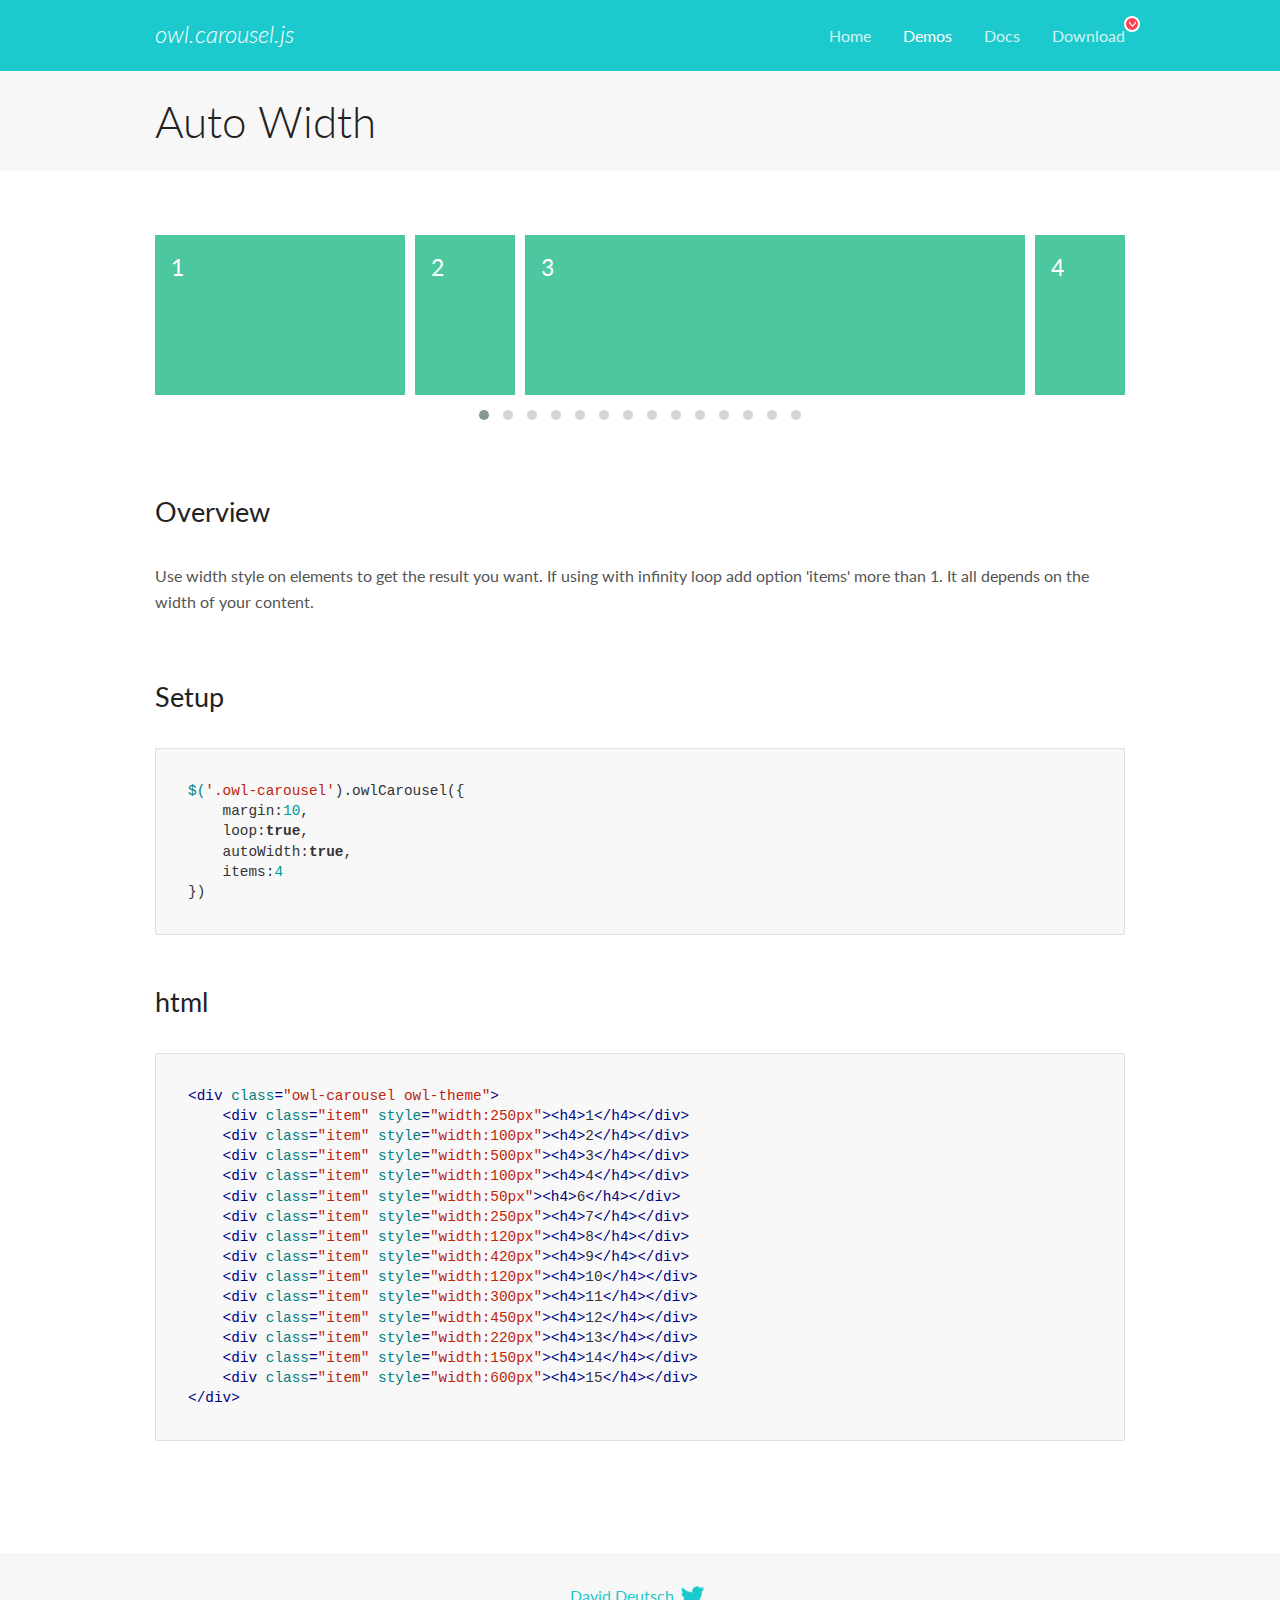
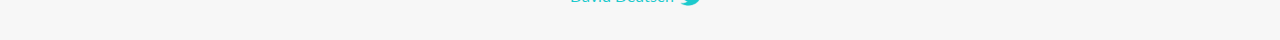
<file: assets/vendor/owl-carousel/OwlCarousel2-2.3.4/OwlCarousel2-2.3.4/docs/demos/autowidth.html>
<!DOCTYPE html>
<html lang="en">
  <head>

    <!-- head -->
    <meta charset="utf-8">
    <meta name="msapplication-tap-highlight" content="no" />
    <meta name="viewport" content="width=device-width, initial-scale=1.0" />
    <meta name="description" content="Auto Width">
    <meta name="author" content="David Deutsch">
    <title>
      Auto Width Demo | Owl Carousel | 2.3.4
    </title>

    <!-- Stylesheets -->
    <link href='https://fonts.googleapis.com/css?family=Lato:300,400,700,400italic,300italic' rel='stylesheet' type='text/css'>
    <link rel="stylesheet" href="../assets/css/docs.theme.min.css">

    <!-- Owl Stylesheets -->
    <link rel="stylesheet" href="../assets/owlcarousel/assets/owl.carousel.min.css">
    <link rel="stylesheet" href="../assets/owlcarousel/assets/owl.theme.default.min.css">

    <!-- HTML5 shim and Respond.js IE8 support of HTML5 elements and media queries -->

    <!--[if lt IE 9]>
      <script src="https://oss.maxcdn.com/libs/html5shiv/3.7.0/html5shiv.js"></script>
      <script src="https://oss.maxcdn.com/libs/respond.js/1.3.0/respond.min.js"></script>
    <![endif]-->

    <!-- Favicons -->
    <link rel="apple-touch-icon-precomposed" sizes="144x144" href="../assets/ico/apple-touch-icon-144-precomposed.png">
    <link rel="shortcut icon" href="../assets/ico/favicon.png">
    <link rel="shortcut icon" href="favicon.ico">

    <!-- Yeah i know js should not be in header. Its required for demos.-->

    <!-- javascript -->
    <script src="../assets/vendors/jquery.min.js"></script>
    <script src="../assets/owlcarousel/owl.carousel.js"></script>
  </head>
  <body>

    <!-- header -->
    <header class="header">
      <div class="row">
        <div class="large-12 columns">
          <div class="brand left">
            <h3>
              <a href="/OwlCarousel2/">owl.carousel.js</a> 
            </h3>
          </div>
          <a id="toggle-nav" class="right">
            <span></span> <span></span> <span></span> 
          </a> 
          <div class="nav-bar">
            <ul class="clearfix">
              <li> <a href="/OwlCarousel2/index.html">Home</a>  </li>
              <li class="active">
                <a href="/OwlCarousel2/demos/demos.html">Demos</a> 
              </li>
              <li> <a href="/OwlCarousel2/docs/started-welcome.html">Docs</a>  </li>
              <li>
                <a href="https://github.com/OwlCarousel2/OwlCarousel2/archive/2.3.4.zip">Download</a> 
                <span class="download"></span> 
              </li>
            </ul>
          </div>
        </div>
      </div>
    </header>

    <!-- title -->
    <section class="title">
      <div class="row">
        <div class="large-12 columns">
          <h1>Auto Width</h1>
        </div>
      </div>
    </section>

    <!--  Demos -->
    <section id="demos">
      <div class="row">
        <div class="large-12 columns">
          <div class="owl-carousel owl-theme">
            <div class="item" style="width:250px">
              <h4>1</h4>
            </div>
            <div class="item" style="width:100px">
              <h4>2</h4>
            </div>
            <div class="item" style="width:500px">
              <h4>3</h4>
            </div>
            <div class="item" style="width:100px">
              <h4>4</h4>
            </div>
            <div class="item" style="width:50px">
              <h4>6</h4>
            </div>
            <div class="item" style="width:250px">
              <h4>7</h4>
            </div>
            <div class="item" style="width:120px">
              <h4>8</h4>
            </div>
            <div class="item" style="width:420px">
              <h4>9</h4>
            </div>
            <div class="item" style="width:120px">
              <h4>10</h4>
            </div>
            <div class="item" style="width:300px">
              <h4>11</h4>
            </div>
            <div class="item" style="width:450px">
              <h4>12</h4>
            </div>
            <div class="item" style="width:220px">
              <h4>13</h4>
            </div>
            <div class="item" style="width:150px">
              <h4>14</h4>
            </div>
            <div class="item" style="width:600px">
              <h4>15</h4>
            </div>
          </div>
          <h3 id="overview">Overview</h3>
          <p>Use width style on elements to get the result you want. If using with infinity loop add option &#39;items&#39; more than 1. It all depends on the width of your content.</p>
          <h3 id="setup">Setup</h3>
          <pre><code>$(&#39;.owl-carousel&#39;).owlCarousel({
    margin:10,
    loop:true,
    autoWidth:true,
    items:4
})</code></pre>
          <h3 id="html">html</h3>
          <pre><code>&lt;div class=&quot;owl-carousel owl-theme&quot;&gt;
    &lt;div class=&quot;item&quot; style=&quot;width:250px&quot;&gt;&lt;h4&gt;1&lt;/h4&gt;&lt;/div&gt;
    &lt;div class=&quot;item&quot; style=&quot;width:100px&quot;&gt;&lt;h4&gt;2&lt;/h4&gt;&lt;/div&gt;
    &lt;div class=&quot;item&quot; style=&quot;width:500px&quot;&gt;&lt;h4&gt;3&lt;/h4&gt;&lt;/div&gt;
    &lt;div class=&quot;item&quot; style=&quot;width:100px&quot;&gt;&lt;h4&gt;4&lt;/h4&gt;&lt;/div&gt;
    &lt;div class=&quot;item&quot; style=&quot;width:50px&quot;&gt;&lt;h4&gt;6&lt;/h4&gt;&lt;/div&gt;
    &lt;div class=&quot;item&quot; style=&quot;width:250px&quot;&gt;&lt;h4&gt;7&lt;/h4&gt;&lt;/div&gt;
    &lt;div class=&quot;item&quot; style=&quot;width:120px&quot;&gt;&lt;h4&gt;8&lt;/h4&gt;&lt;/div&gt;
    &lt;div class=&quot;item&quot; style=&quot;width:420px&quot;&gt;&lt;h4&gt;9&lt;/h4&gt;&lt;/div&gt;
    &lt;div class=&quot;item&quot; style=&quot;width:120px&quot;&gt;&lt;h4&gt;10&lt;/h4&gt;&lt;/div&gt;
    &lt;div class=&quot;item&quot; style=&quot;width:300px&quot;&gt;&lt;h4&gt;11&lt;/h4&gt;&lt;/div&gt;
    &lt;div class=&quot;item&quot; style=&quot;width:450px&quot;&gt;&lt;h4&gt;12&lt;/h4&gt;&lt;/div&gt;
    &lt;div class=&quot;item&quot; style=&quot;width:220px&quot;&gt;&lt;h4&gt;13&lt;/h4&gt;&lt;/div&gt;
    &lt;div class=&quot;item&quot; style=&quot;width:150px&quot;&gt;&lt;h4&gt;14&lt;/h4&gt;&lt;/div&gt;
    &lt;div class=&quot;item&quot; style=&quot;width:600px&quot;&gt;&lt;h4&gt;15&lt;/h4&gt;&lt;/div&gt;
&lt;/div&gt;</code></pre>
          <script>
            $(document).ready(function() {
              $('.owl-carousel').owlCarousel({
                margin: 10,
                loop: true,
                autoWidth: true,
                items: 4
              })
            })
          </script>
        </div>
      </div>
    </section>

    <!-- footer -->
    <footer class="footer">
      <div class="row">
        <div class="large-12 columns">
          <h5>
            <a href="/OwlCarousel2/docs/support-contact.html">David Deutsch</a> 
            <a id="custom-tweet-button" href="https://twitter.com/share?url=https://github.com/OwlCarousel2/OwlCarousel2&text=Owl Carousel - This is so awesome! " target="_blank"></a> 
          </h5>
        </div>
      </div>
    </footer>

    <!-- vendors -->
    <script src="../assets/vendors/highlight.js"></script>
    <script src="../assets/js/app.js"></script>
  </body>
</html>
</file>
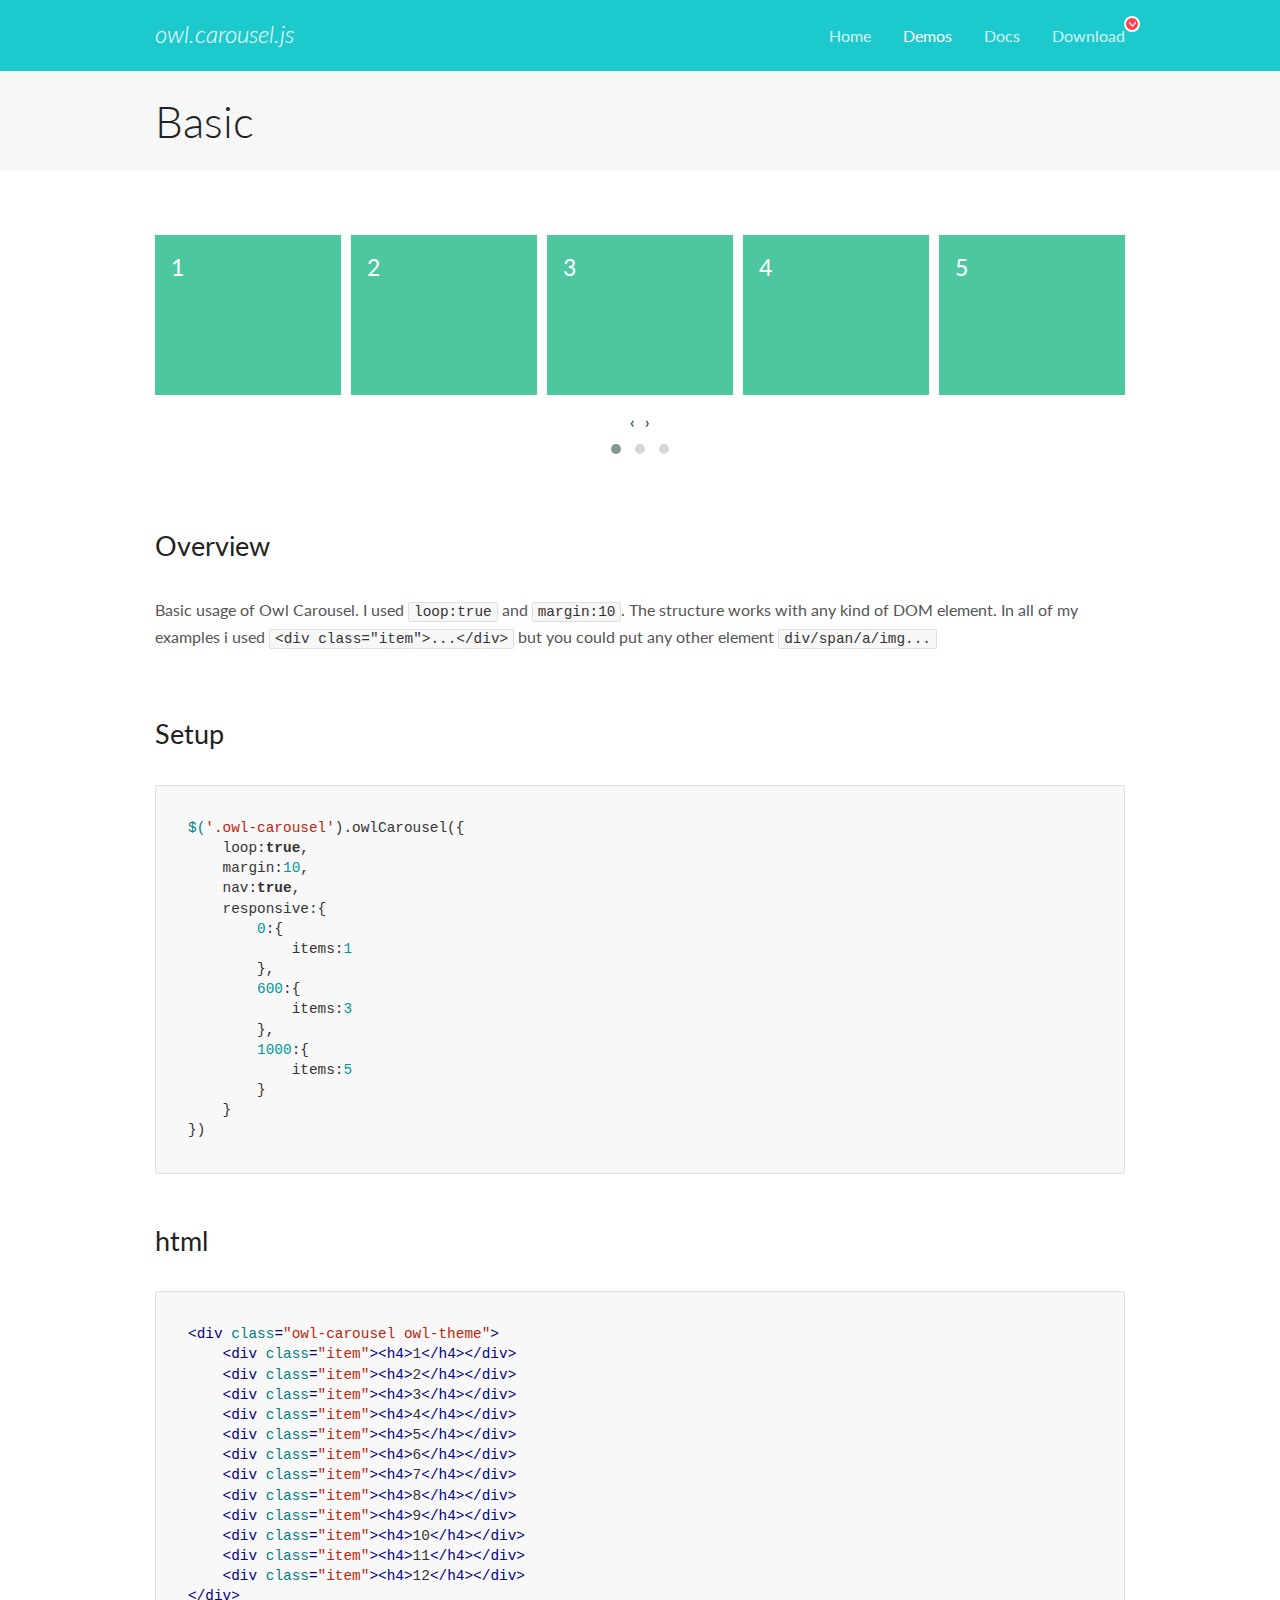
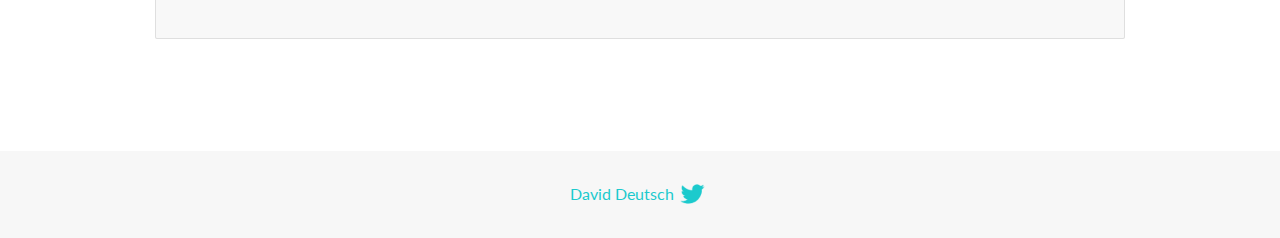
<file: assets/vendor/owl-carousel/OwlCarousel2-2.3.4/OwlCarousel2-2.3.4/docs/demos/basic.html>
<!DOCTYPE html>
<html lang="en">
  <head>

    <!-- head -->
    <meta charset="utf-8">
    <meta name="msapplication-tap-highlight" content="no" />
    <meta name="viewport" content="width=device-width, initial-scale=1.0" />
    <meta name="description" content="Basic usage demo">
    <meta name="author" content="David Deutsch">
    <title>
      Basic Demo | Owl Carousel | 2.3.4
    </title>

    <!-- Stylesheets -->
    <link href='https://fonts.googleapis.com/css?family=Lato:300,400,700,400italic,300italic' rel='stylesheet' type='text/css'>
    <link rel="stylesheet" href="../assets/css/docs.theme.min.css">

    <!-- Owl Stylesheets -->
    <link rel="stylesheet" href="../assets/owlcarousel/assets/owl.carousel.min.css">
    <link rel="stylesheet" href="../assets/owlcarousel/assets/owl.theme.default.min.css">

    <!-- HTML5 shim and Respond.js IE8 support of HTML5 elements and media queries -->

    <!--[if lt IE 9]>
      <script src="https://oss.maxcdn.com/libs/html5shiv/3.7.0/html5shiv.js"></script>
      <script src="https://oss.maxcdn.com/libs/respond.js/1.3.0/respond.min.js"></script>
    <![endif]-->

    <!-- Favicons -->
    <link rel="apple-touch-icon-precomposed" sizes="144x144" href="../assets/ico/apple-touch-icon-144-precomposed.png">
    <link rel="shortcut icon" href="../assets/ico/favicon.png">
    <link rel="shortcut icon" href="favicon.ico">

    <!-- Yeah i know js should not be in header. Its required for demos.-->

    <!-- javascript -->
    <script src="../assets/vendors/jquery.min.js"></script>
    <script src="../assets/owlcarousel/owl.carousel.js"></script>
  </head>
  <body>

    <!-- header -->
    <header class="header">
      <div class="row">
        <div class="large-12 columns">
          <div class="brand left">
            <h3>
              <a href="/OwlCarousel2/">owl.carousel.js</a> 
            </h3>
          </div>
          <a id="toggle-nav" class="right">
            <span></span> <span></span> <span></span> 
          </a> 
          <div class="nav-bar">
            <ul class="clearfix">
              <li> <a href="/OwlCarousel2/index.html">Home</a>  </li>
              <li class="active">
                <a href="/OwlCarousel2/demos/demos.html">Demos</a> 
              </li>
              <li> <a href="/OwlCarousel2/docs/started-welcome.html">Docs</a>  </li>
              <li>
                <a href="https://github.com/OwlCarousel2/OwlCarousel2/archive/2.3.4.zip">Download</a> 
                <span class="download"></span> 
              </li>
            </ul>
          </div>
        </div>
      </div>
    </header>

    <!-- title -->
    <section class="title">
      <div class="row">
        <div class="large-12 columns">
          <h1>Basic</h1>
        </div>
      </div>
    </section>

    <!--  Demos -->
    <section id="demos">
      <div class="row">
        <div class="large-12 columns">
          <div class="owl-carousel owl-theme">
            <div class="item">
              <h4>1</h4>
            </div>
            <div class="item">
              <h4>2</h4>
            </div>
            <div class="item">
              <h4>3</h4>
            </div>
            <div class="item">
              <h4>4</h4>
            </div>
            <div class="item">
              <h4>5</h4>
            </div>
            <div class="item">
              <h4>6</h4>
            </div>
            <div class="item">
              <h4>7</h4>
            </div>
            <div class="item">
              <h4>8</h4>
            </div>
            <div class="item">
              <h4>9</h4>
            </div>
            <div class="item">
              <h4>10</h4>
            </div>
            <div class="item">
              <h4>11</h4>
            </div>
            <div class="item">
              <h4>12</h4>
            </div>
          </div>
          <h3 id="overview">Overview</h3>
          <p>Basic usage of Owl Carousel. I used <code>loop:true</code> and <code>margin:10</code>. The structure works with any kind of DOM element. In all of my examples i used <code>&lt;div class=&quot;item&quot;&gt;...&lt;/div&gt;</code> but you could
            put any other element <code>div/span/a/img...</code></p>
          <h3 id="setup">Setup</h3>
          <pre><code>$(&#39;.owl-carousel&#39;).owlCarousel({
    loop:true,
    margin:10,
    nav:true,
    responsive:{
        0:{
            items:1
        },
        600:{
            items:3
        },
        1000:{
            items:5
        }
    }
})</code></pre>
          <h3 id="html">html</h3>
          <pre><code>&lt;div class=&quot;owl-carousel owl-theme&quot;&gt;
    &lt;div class=&quot;item&quot;&gt;&lt;h4&gt;1&lt;/h4&gt;&lt;/div&gt;
    &lt;div class=&quot;item&quot;&gt;&lt;h4&gt;2&lt;/h4&gt;&lt;/div&gt;
    &lt;div class=&quot;item&quot;&gt;&lt;h4&gt;3&lt;/h4&gt;&lt;/div&gt;
    &lt;div class=&quot;item&quot;&gt;&lt;h4&gt;4&lt;/h4&gt;&lt;/div&gt;
    &lt;div class=&quot;item&quot;&gt;&lt;h4&gt;5&lt;/h4&gt;&lt;/div&gt;
    &lt;div class=&quot;item&quot;&gt;&lt;h4&gt;6&lt;/h4&gt;&lt;/div&gt;
    &lt;div class=&quot;item&quot;&gt;&lt;h4&gt;7&lt;/h4&gt;&lt;/div&gt;
    &lt;div class=&quot;item&quot;&gt;&lt;h4&gt;8&lt;/h4&gt;&lt;/div&gt;
    &lt;div class=&quot;item&quot;&gt;&lt;h4&gt;9&lt;/h4&gt;&lt;/div&gt;
    &lt;div class=&quot;item&quot;&gt;&lt;h4&gt;10&lt;/h4&gt;&lt;/div&gt;
    &lt;div class=&quot;item&quot;&gt;&lt;h4&gt;11&lt;/h4&gt;&lt;/div&gt;
    &lt;div class=&quot;item&quot;&gt;&lt;h4&gt;12&lt;/h4&gt;&lt;/div&gt;
&lt;/div&gt;</code></pre>
          <script>
            $(document).ready(function() {
              var owl = $('.owl-carousel');
              owl.owlCarousel({
                margin: 10,
                nav: true,
                loop: true,
                responsive: {
                  0: {
                    items: 1
                  },
                  600: {
                    items: 3
                  },
                  1000: {
                    items: 5
                  }
                }
              })
            })
          </script>
        </div>
      </div>
    </section>

    <!-- footer -->
    <footer class="footer">
      <div class="row">
        <div class="large-12 columns">
          <h5>
            <a href="/OwlCarousel2/docs/support-contact.html">David Deutsch</a> 
            <a id="custom-tweet-button" href="https://twitter.com/share?url=https://github.com/OwlCarousel2/OwlCarousel2&text=Owl Carousel - This is so awesome! " target="_blank"></a> 
          </h5>
        </div>
      </div>
    </footer>

    <!-- vendors -->
    <script src="../assets/vendors/highlight.js"></script>
    <script src="../assets/js/app.js"></script>
  </body>
</html>
</file>
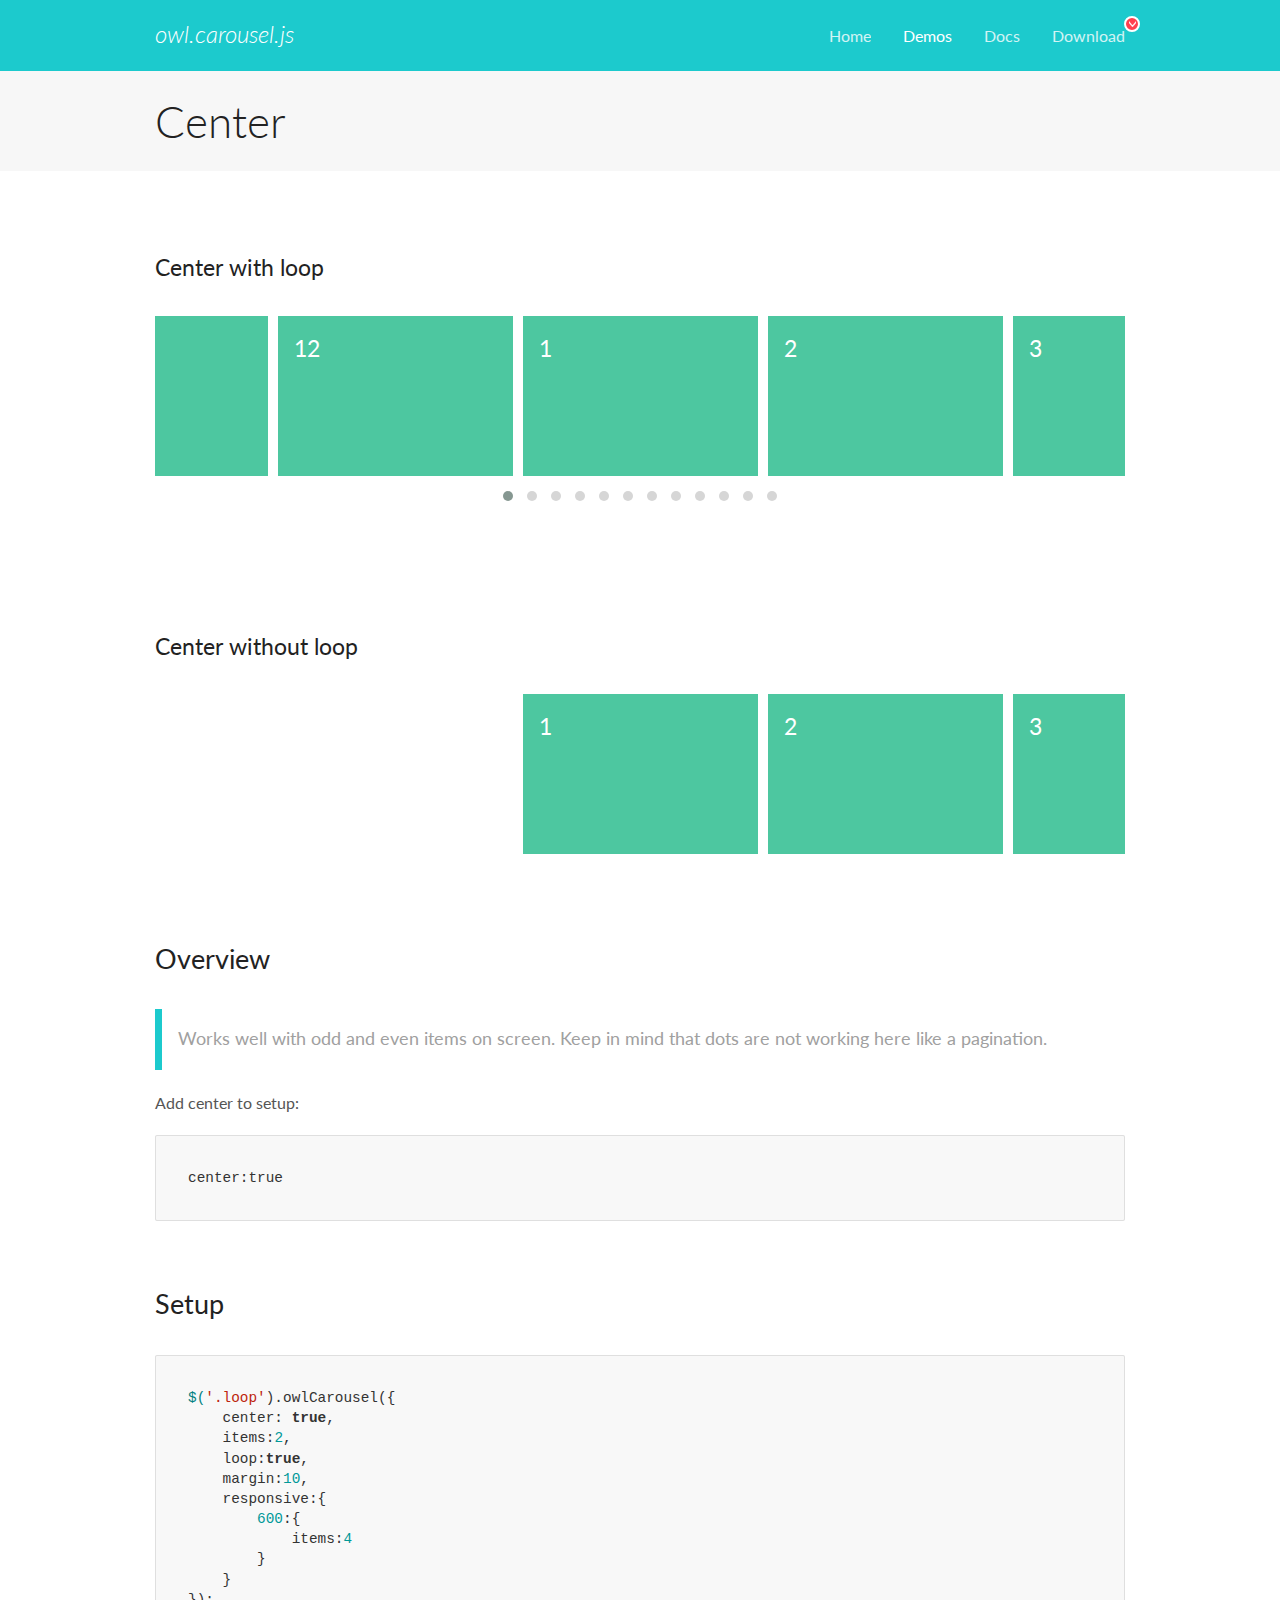
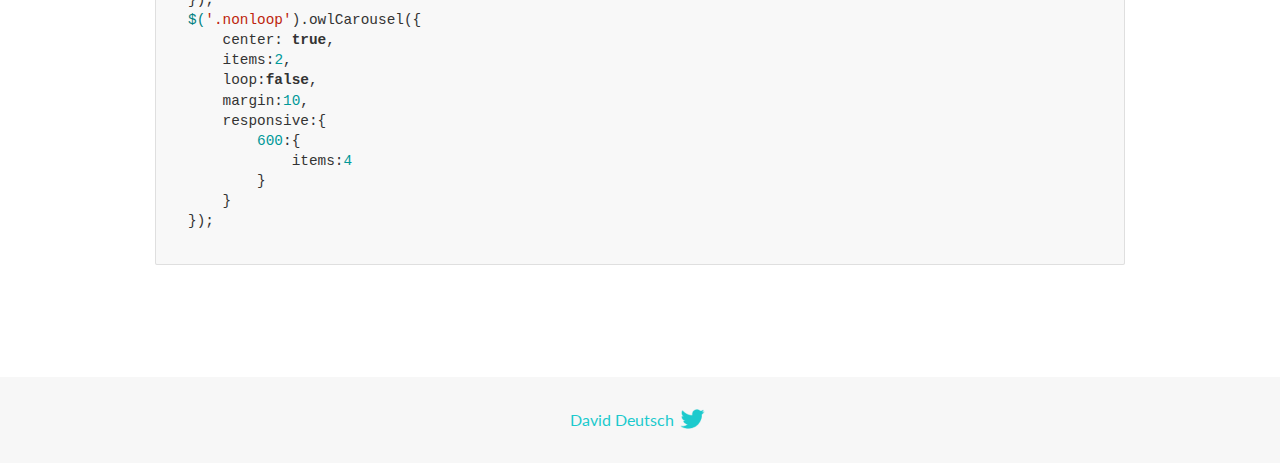
<file: assets/vendor/owl-carousel/OwlCarousel2-2.3.4/OwlCarousel2-2.3.4/docs/demos/center.html>
<!DOCTYPE html>
<html lang="en">
  <head>

    <!-- head -->
    <meta charset="utf-8">
    <meta name="msapplication-tap-highlight" content="no" />
    <meta name="viewport" content="width=device-width, initial-scale=1.0" />
    <meta name="description" content="Center carousel">
    <meta name="author" content="David Deutsch">
    <title>
      Center Demo | Owl Carousel | 2.3.4
    </title>

    <!-- Stylesheets -->
    <link href='https://fonts.googleapis.com/css?family=Lato:300,400,700,400italic,300italic' rel='stylesheet' type='text/css'>
    <link rel="stylesheet" href="../assets/css/docs.theme.min.css">

    <!-- Owl Stylesheets -->
    <link rel="stylesheet" href="../assets/owlcarousel/assets/owl.carousel.min.css">
    <link rel="stylesheet" href="../assets/owlcarousel/assets/owl.theme.default.min.css">

    <!-- HTML5 shim and Respond.js IE8 support of HTML5 elements and media queries -->

    <!--[if lt IE 9]>
      <script src="https://oss.maxcdn.com/libs/html5shiv/3.7.0/html5shiv.js"></script>
      <script src="https://oss.maxcdn.com/libs/respond.js/1.3.0/respond.min.js"></script>
    <![endif]-->

    <!-- Favicons -->
    <link rel="apple-touch-icon-precomposed" sizes="144x144" href="../assets/ico/apple-touch-icon-144-precomposed.png">
    <link rel="shortcut icon" href="../assets/ico/favicon.png">
    <link rel="shortcut icon" href="favicon.ico">

    <!-- Yeah i know js should not be in header. Its required for demos.-->

    <!-- javascript -->
    <script src="../assets/vendors/jquery.min.js"></script>
    <script src="../assets/owlcarousel/owl.carousel.js"></script>
  </head>
  <body>

    <!-- header -->
    <header class="header">
      <div class="row">
        <div class="large-12 columns">
          <div class="brand left">
            <h3>
              <a href="/OwlCarousel2/">owl.carousel.js</a> 
            </h3>
          </div>
          <a id="toggle-nav" class="right">
            <span></span> <span></span> <span></span> 
          </a> 
          <div class="nav-bar">
            <ul class="clearfix">
              <li> <a href="/OwlCarousel2/index.html">Home</a>  </li>
              <li class="active">
                <a href="/OwlCarousel2/demos/demos.html">Demos</a> 
              </li>
              <li> <a href="/OwlCarousel2/docs/started-welcome.html">Docs</a>  </li>
              <li>
                <a href="https://github.com/OwlCarousel2/OwlCarousel2/archive/2.3.4.zip">Download</a> 
                <span class="download"></span> 
              </li>
            </ul>
          </div>
        </div>
      </div>
    </header>

    <!-- title -->
    <section class="title">
      <div class="row">
        <div class="large-12 columns">
          <h1>Center</h1>
        </div>
      </div>
    </section>

    <!--  Demos -->
    <section id="demos">
      <div class="row">
        <div class="large-12 columns">
          <h4 id="center-with-loop">Center with loop</h4>
          <div class="loop owl-carousel owl-theme">
            <div class="item">
              <h4>1</h4>
            </div>
            <div class="item">
              <h4>2</h4>
            </div>
            <div class="item">
              <h4>3</h4>
            </div>
            <div class="item">
              <h4>4</h4>
            </div>
            <div class="item">
              <h4>5</h4>
            </div>
            <div class="item">
              <h4>6</h4>
            </div>
            <div class="item">
              <h4>7</h4>
            </div>
            <div class="item">
              <h4>8</h4>
            </div>
            <div class="item">
              <h4>9</h4>
            </div>
            <div class="item">
              <h4>10</h4>
            </div>
            <div class="item">
              <h4>11</h4>
            </div>
            <div class="item">
              <h4>12</h4>
            </div>
          </div>
          <br>
          <h4 id="center-without-loop">Center without loop</h4>
          <div class="nonloop owl-carousel">
            <div class="item">
              <h4>1</h4>
            </div>
            <div class="item">
              <h4>2</h4>
            </div>
            <div class="item">
              <h4>3</h4>
            </div>
            <div class="item">
              <h4>4</h4>
            </div>
            <div class="item">
              <h4>5</h4>
            </div>
            <div class="item">
              <h4>6</h4>
            </div>
            <div class="item">
              <h4>7</h4>
            </div>
            <div class="item">
              <h4>8</h4>
            </div>
            <div class="item">
              <h4>9</h4>
            </div>
            <div class="item">
              <h4>10</h4>
            </div>
            <div class="item">
              <h4>11</h4>
            </div>
            <div class="item">
              <h4>12</h4>
            </div>
          </div>
          <h3 id="overview">Overview</h3>
          <blockquote>
            <p>Works well with odd and even items on screen. Keep in mind that dots are not working here like a pagination.</p>
          </blockquote>
          <p>Add center to setup:</p>
          <pre><code>center:true</code></pre>
          <h3 id="setup">Setup</h3>
          <pre><code>$(&#39;.loop&#39;).owlCarousel({
    center: true,
    items:2,
    loop:true,
    margin:10,
    responsive:{
        600:{
            items:4
        }
    }
});
$(&#39;.nonloop&#39;).owlCarousel({
    center: true,
    items:2,
    loop:false,
    margin:10,
    responsive:{
        600:{
            items:4
        }
    }
});</code></pre>
          <script>
            jQuery(document).ready(function($) {
              $('.loop').owlCarousel({
                center: true,
                items: 2,
                loop: true,
                margin: 10,
                responsive: {
                  600: {
                    items: 4
                  }
                }
              });
              $('.nonloop').owlCarousel({
                center: true,
                items: 2,
                loop: false,
                margin: 10,
                responsive: {
                  600: {
                    items: 4
                  }
                }
              });
            });
          </script>
        </div>
      </div>
    </section>

    <!-- footer -->
    <footer class="footer">
      <div class="row">
        <div class="large-12 columns">
          <h5>
            <a href="/OwlCarousel2/docs/support-contact.html">David Deutsch</a> 
            <a id="custom-tweet-button" href="https://twitter.com/share?url=https://github.com/OwlCarousel2/OwlCarousel2&text=Owl Carousel - This is so awesome! " target="_blank"></a> 
          </h5>
        </div>
      </div>
    </footer>

    <!-- vendors -->
    <script src="../assets/vendors/highlight.js"></script>
    <script src="../assets/js/app.js"></script>
  </body>
</html>
</file>
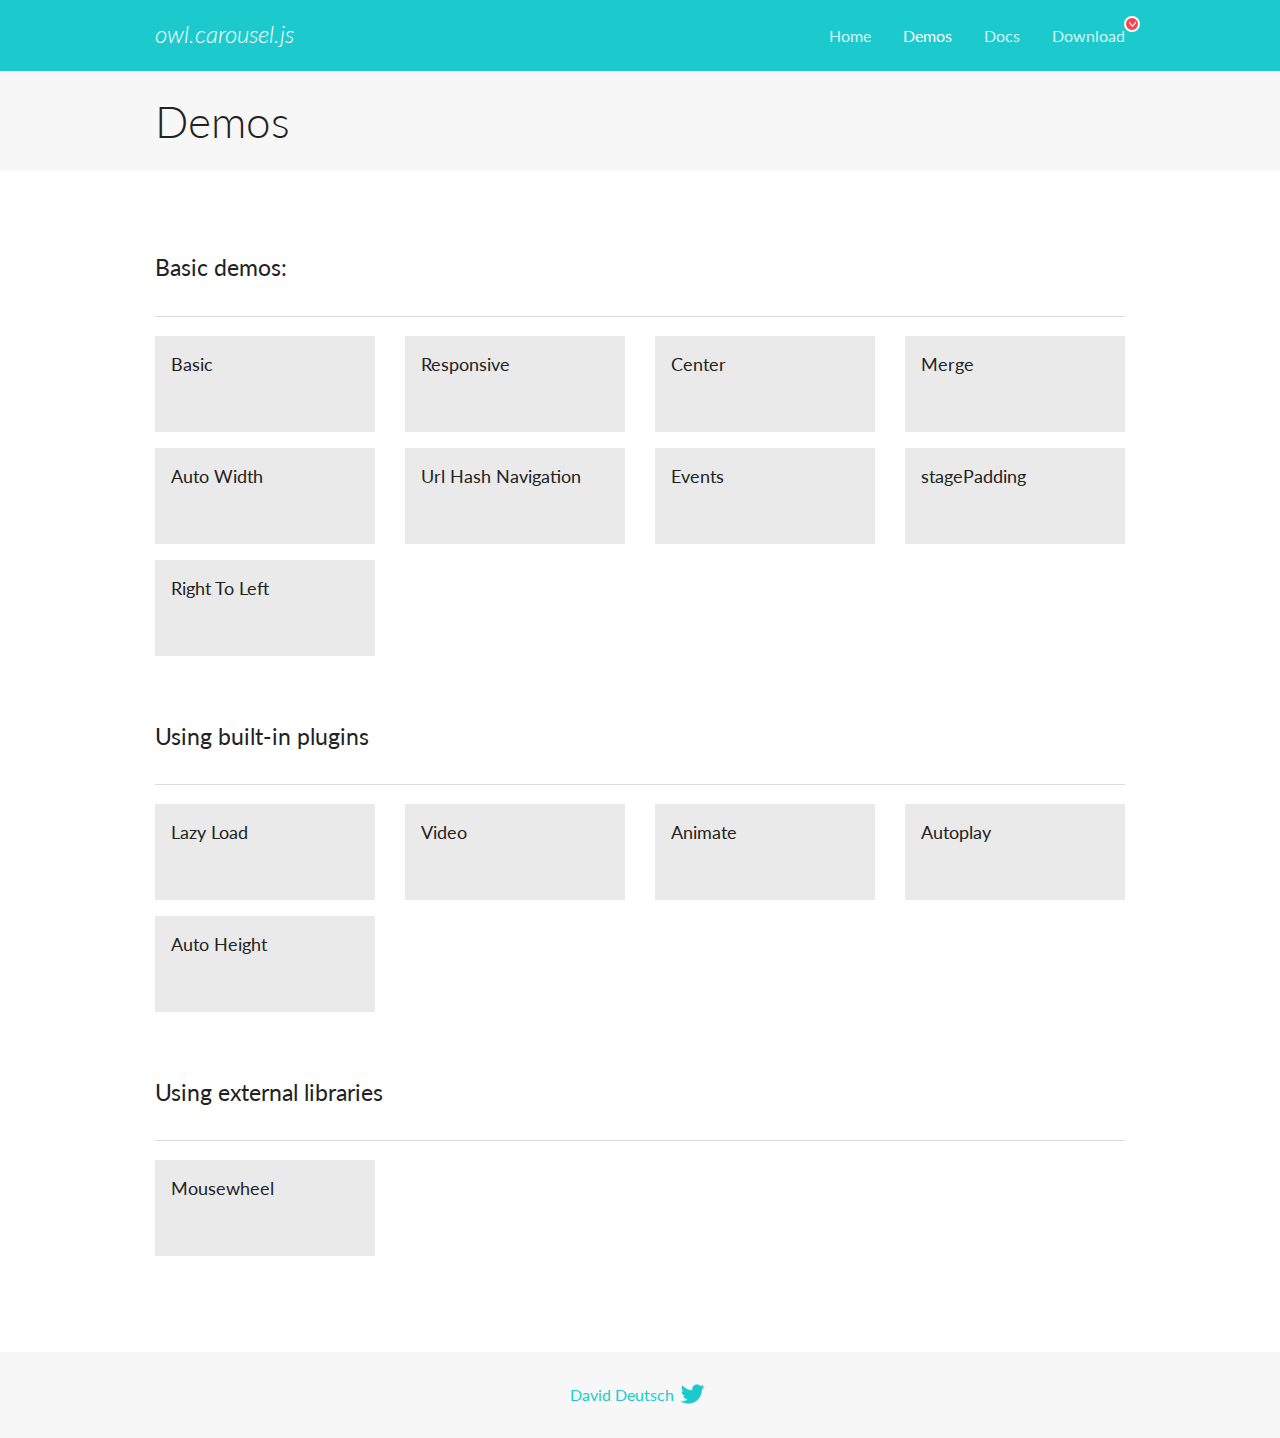
<file: assets/vendor/owl-carousel/OwlCarousel2-2.3.4/OwlCarousel2-2.3.4/docs/demos/demos.html>
<!DOCTYPE html>
<html lang="en">
  <head>

    <!-- head -->
    <meta charset="utf-8">
    <meta name="msapplication-tap-highlight" content="no" />
    <meta name="viewport" content="width=device-width, initial-scale=1.0" />
    <meta name="description" content="A list of Owl Carousel examples.">
    <meta name="author" content="David Deutsch">
    <title>
      Demos | Owl Carousel | 2.3.4
    </title>

    <!-- Stylesheets -->
    <link href='https://fonts.googleapis.com/css?family=Lato:300,400,700,400italic,300italic' rel='stylesheet' type='text/css'>
    <link rel="stylesheet" href="../assets/css/docs.theme.min.css">

    <!-- Owl Stylesheets -->
    <link rel="stylesheet" href="../assets/owlcarousel/assets/owl.carousel.min.css">
    <link rel="stylesheet" href="../assets/owlcarousel/assets/owl.theme.default.min.css">

    <!-- HTML5 shim and Respond.js IE8 support of HTML5 elements and media queries -->

    <!--[if lt IE 9]>
      <script src="https://oss.maxcdn.com/libs/html5shiv/3.7.0/html5shiv.js"></script>
      <script src="https://oss.maxcdn.com/libs/respond.js/1.3.0/respond.min.js"></script>
    <![endif]-->

    <!-- Favicons -->
    <link rel="apple-touch-icon-precomposed" sizes="144x144" href="../assets/ico/apple-touch-icon-144-precomposed.png">
    <link rel="shortcut icon" href="../assets/ico/favicon.png">
    <link rel="shortcut icon" href="favicon.ico">

    <!-- Yeah i know js should not be in header. Its required for demos.-->

    <!-- javascript -->
    <script src="../assets/vendors/jquery.min.js"></script>
    <script src="../assets/owlcarousel/owl.carousel.js"></script>
  </head>
  <body>

    <!-- header -->
    <header class="header">
      <div class="row">
        <div class="large-12 columns">
          <div class="brand left">
            <h3>
              <a href="/OwlCarousel2/">owl.carousel.js</a> 
            </h3>
          </div>
          <a id="toggle-nav" class="right">
            <span></span> <span></span> <span></span> 
          </a> 
          <div class="nav-bar">
            <ul class="clearfix">
              <li> <a href="/OwlCarousel2/index.html">Home</a>  </li>
              <li class="active">
                <a href="/OwlCarousel2/demos/demos.html">Demos</a> 
              </li>
              <li> <a href="/OwlCarousel2/docs/started-welcome.html">Docs</a>  </li>
              <li>
                <a href="https://github.com/OwlCarousel2/OwlCarousel2/archive/2.3.4.zip">Download</a> 
                <span class="download"></span> 
              </li>
            </ul>
          </div>
        </div>
      </div>
    </header>

    <!-- title -->
    <section class="title">
      <div class="row">
        <div class="large-12 columns">
          <h1>Demos</h1>
        </div>
      </div>
    </section>

    <!--  Demos -->
    <section id="demos">
      <div class="row">
        <div class="large-12 columns">
          <h4 id="basic-demos-">Basic demos:</h4>
          <hr>
          <div class="demo-list">
            <div class="row">
              <div class="small-6 medium-4 large-3 columns">
                <a href="basic.html" class="demo-block">
                  <h5>Basic </h5>
                </a> 
              </div>
              <div class="small-6 medium-4 large-3 columns">
                <a href="responsive.html" class="demo-block">
                  <h5>Responsive </h5>
                </a> 
              </div>
              <div class="small-6 medium-4 large-3 columns">
                <a href="center.html" class="demo-block">
                  <h5>Center </h5>
                </a> 
              </div>
              <div class="small-6 medium-4 large-3 columns">
                <a href="merge.html" class="demo-block">
                  <h5>Merge </h5>
                </a> 
              </div>
              <div class="small-6 medium-4 large-3 columns">
                <a href="autowidth.html" class="demo-block">
                  <h5>Auto Width </h5>
                </a> 
              </div>
              <div class="small-6 medium-4 large-3 columns">
                <a href="urlhashnav.html" class="demo-block">
                  <h5>Url Hash Navigation </h5>
                </a> 
              </div>
              <div class="small-6 medium-4 large-3 columns">
                <a href="events.html" class="demo-block">
                  <h5>Events </h5>
                </a> 
              </div>
              <div class="small-6 medium-4 large-3 columns">
                <a href="stagepadding.html" class="demo-block">
                  <h5>stagePadding </h5>
                </a> 
              </div>
              <div class="small-6 medium-4 large-3 columns">
                <a href="rtl.html" class="demo-block">
                  <h5>Right To Left </h5>
                </a> 
              </div>
            </div>
          </div>
          <h4 id="using-built-in-plugins">Using built-in plugins</h4>
          <hr>
          <div class="demo-list">
            <div class="row">
              <div class="small-6 medium-4 large-3 columns">
                <a href="lazyLoad.html" class="demo-block">
                  <h5>Lazy Load </h5>
                </a> 
              </div>
              <div class="small-6 medium-4 large-3 columns">
                <a href="video.html" class="demo-block">
                  <h5>Video </h5>
                </a> 
              </div>
              <div class="small-6 medium-4 large-3 columns">
                <a href="animate.html" class="demo-block">
                  <h5>Animate </h5>
                </a> 
              </div>
              <div class="small-6 medium-4 large-3 columns">
                <a href="autoplay.html" class="demo-block">
                  <h5>Autoplay </h5>
                </a> 
              </div>
              <div class="small-6 medium-4 large-3 columns">
                <a href="autoheight.html" class="demo-block">
                  <h5>Auto Height </h5>
                </a> 
              </div>
            </div>
          </div>
          <h4 id="using-external-libraries">Using external libraries</h4>
          <hr>
          <div class="demo-list">
            <div class="row">
              <div class="small-6 medium-4 large-3 columns">
                <a href="mousewheel.html" class="demo-block">
                  <h5>Mousewheel </h5>
                </a> 
              </div>
            </div>
          </div>
        </div>
      </div>
    </section>

    <!-- footer -->
    <footer class="footer">
      <div class="row">
        <div class="large-12 columns">
          <h5>
            <a href="/OwlCarousel2/docs/support-contact.html">David Deutsch</a> 
            <a id="custom-tweet-button" href="https://twitter.com/share?url=https://github.com/OwlCarousel2/OwlCarousel2&text=Owl Carousel - This is so awesome! " target="_blank"></a> 
          </h5>
        </div>
      </div>
    </footer>

    <!-- vendors -->
    <script src="../assets/vendors/highlight.js"></script>
    <script src="../assets/js/app.js"></script>
  </body>
</html>
</file>
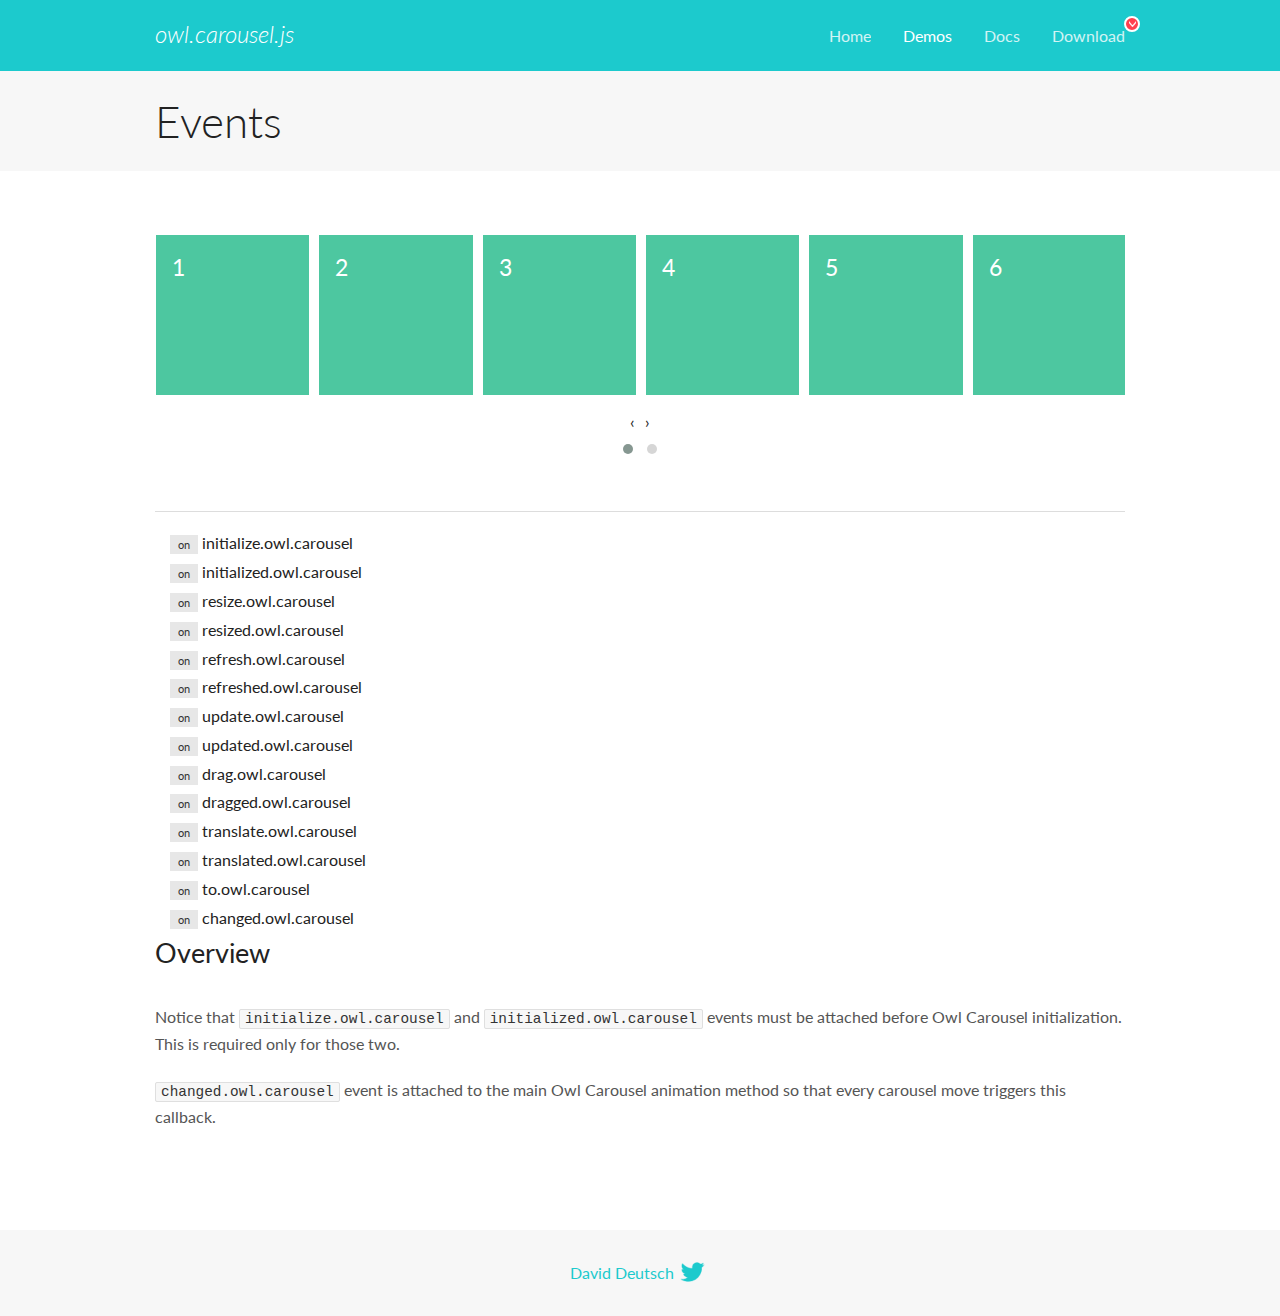
<file: assets/vendor/owl-carousel/OwlCarousel2-2.3.4/OwlCarousel2-2.3.4/docs/demos/events.html>
<!DOCTYPE html>
<html lang="en">
  <head>

    <!-- head -->
    <meta charset="utf-8">
    <meta name="msapplication-tap-highlight" content="no" />
    <meta name="viewport" content="width=device-width, initial-scale=1.0" />
    <meta name="description" content="Events usage demo">
    <meta name="author" content="David Deutsch">
    <title>
      Events Demo | Owl Carousel | 2.3.4
    </title>

    <!-- Stylesheets -->
    <link href='https://fonts.googleapis.com/css?family=Lato:300,400,700,400italic,300italic' rel='stylesheet' type='text/css'>
    <link rel="stylesheet" href="../assets/css/docs.theme.min.css">

    <!-- Owl Stylesheets -->
    <link rel="stylesheet" href="../assets/owlcarousel/assets/owl.carousel.min.css">
    <link rel="stylesheet" href="../assets/owlcarousel/assets/owl.theme.default.min.css">

    <!-- HTML5 shim and Respond.js IE8 support of HTML5 elements and media queries -->

    <!--[if lt IE 9]>
      <script src="https://oss.maxcdn.com/libs/html5shiv/3.7.0/html5shiv.js"></script>
      <script src="https://oss.maxcdn.com/libs/respond.js/1.3.0/respond.min.js"></script>
    <![endif]-->

    <!-- Favicons -->
    <link rel="apple-touch-icon-precomposed" sizes="144x144" href="../assets/ico/apple-touch-icon-144-precomposed.png">
    <link rel="shortcut icon" href="../assets/ico/favicon.png">
    <link rel="shortcut icon" href="favicon.ico">

    <!-- Yeah i know js should not be in header. Its required for demos.-->

    <!-- javascript -->
    <script src="../assets/vendors/jquery.min.js"></script>
    <script src="../assets/owlcarousel/owl.carousel.js"></script>
  </head>
  <body>

    <!-- header -->
    <header class="header">
      <div class="row">
        <div class="large-12 columns">
          <div class="brand left">
            <h3>
              <a href="/OwlCarousel2/">owl.carousel.js</a> 
            </h3>
          </div>
          <a id="toggle-nav" class="right">
            <span></span> <span></span> <span></span> 
          </a> 
          <div class="nav-bar">
            <ul class="clearfix">
              <li> <a href="/OwlCarousel2/index.html">Home</a>  </li>
              <li class="active">
                <a href="/OwlCarousel2/demos/demos.html">Demos</a> 
              </li>
              <li> <a href="/OwlCarousel2/docs/started-welcome.html">Docs</a>  </li>
              <li>
                <a href="https://github.com/OwlCarousel2/OwlCarousel2/archive/2.3.4.zip">Download</a> 
                <span class="download"></span> 
              </li>
            </ul>
          </div>
        </div>
      </div>
    </header>

    <!-- title -->
    <section class="title">
      <div class="row">
        <div class="large-12 columns">
          <h1>Events</h1>
        </div>
      </div>
    </section>

    <!--  Demos -->
    <section id="demos">
      <div class="row">
        <div class="large-12 columns">
          <div class="owl-carousel owl-theme">
            <div class="item">
              <h4>1</h4>
            </div>
            <div class="item">
              <h4>2</h4>
            </div>
            <div class="item">
              <h4>3</h4>
            </div>
            <div class="item">
              <h4>4</h4>
            </div>
            <div class="item">
              <h4>5</h4>
            </div>
            <div class="item">
              <h4>6</h4>
            </div>
            <div class="item">
              <h4>7</h4>
            </div>
            <div class="item">
              <h4>8</h4>
            </div>
            <div class="item">
              <h4>9</h4>
            </div>
            <div class="item">
              <h4>10</h4>
            </div>
            <div class="item">
              <h4>11</h4>
            </div>
            <div class="item">
              <h4>12</h4>
            </div>
          </div>
          <hr>
          <div class="large-12 columns callbacks">
            <div><span class="label secondary initialize">on</span>  initialize.owl.carousel </div>
            <div><span class="label secondary initialized">on</span>  initialized.owl.carousel </div>
            <div><span class="label secondary resize">on</span>  resize.owl.carousel </div>
            <div><span class="label secondary resized">on</span>  resized.owl.carousel </div>
            <div><span class="label secondary refresh">on</span>  refresh.owl.carousel </div>
            <div><span class="label secondary refreshed">on</span>  refreshed.owl.carousel </div>
            <div><span class="label secondary update">on</span>  update.owl.carousel </div>
            <div><span class="label secondary updated">on</span>  updated.owl.carousel </div>
            <div><span class="label secondary drag">on</span>  drag.owl.carousel </div>
            <div><span class="label secondary dragged">on</span>  dragged.owl.carousel </div>
            <div><span class="label secondary translate">on</span>  translate.owl.carousel </div>
            <div><span class="label secondary translated">on</span>  translated.owl.carousel </div>
            <div><span class="label secondary to">on</span>  to.owl.carousel </div>
            <div><span class="label secondary changed">on</span>  changed.owl.carousel </div>
          </div>
          <h3 id="overview">Overview</h3>
          <p>Notice that <code>initialize.owl.carousel</code> and <code>initialized.owl.carousel</code> events must be attached before Owl Carousel initialization. This is required only for those two.</p>
          <p><code>changed.owl.carousel</code> event is attached to the main Owl Carousel animation method so that every carousel move triggers this callback.</p>
          <script>
            jQuery(document).ready(function($) {
              var owl = $('.owl-carousel');
              owl.on('initialize.owl.carousel initialized.owl.carousel ' +
                'initialize.owl.carousel initialize.owl.carousel ' +
                'resize.owl.carousel resized.owl.carousel ' +
                'refresh.owl.carousel refreshed.owl.carousel ' +
                'update.owl.carousel updated.owl.carousel ' +
                'drag.owl.carousel dragged.owl.carousel ' +
                'translate.owl.carousel translated.owl.carousel ' +
                'to.owl.carousel changed.owl.carousel',
                function(e) {
                  $('.' + e.type)
                    .removeClass('secondary')
                    .addClass('success');
                  window.setTimeout(function() {
                    $('.' + e.type)
                      .removeClass('success')
                      .addClass('secondary');
                  }, 500);
                });
              owl.owlCarousel({
                loop: true,
                nav: true,
                lazyLoad: true,
                margin: 10,
                video: true,
                responsive: {
                  0: {
                    items: 1
                  },
                  600: {
                    items: 3
                  },
                  960: {
                    items: 5,
                  },
                  1200: {
                    items: 6
                  }
                }
              });
            });
          </script>
        </div>
      </div>
    </section>

    <!-- footer -->
    <footer class="footer">
      <div class="row">
        <div class="large-12 columns">
          <h5>
            <a href="/OwlCarousel2/docs/support-contact.html">David Deutsch</a> 
            <a id="custom-tweet-button" href="https://twitter.com/share?url=https://github.com/OwlCarousel2/OwlCarousel2&text=Owl Carousel - This is so awesome! " target="_blank"></a> 
          </h5>
        </div>
      </div>
    </footer>

    <!-- vendors -->
    <script src="../assets/vendors/highlight.js"></script>
    <script src="../assets/js/app.js"></script>
  </body>
</html>
</file>
